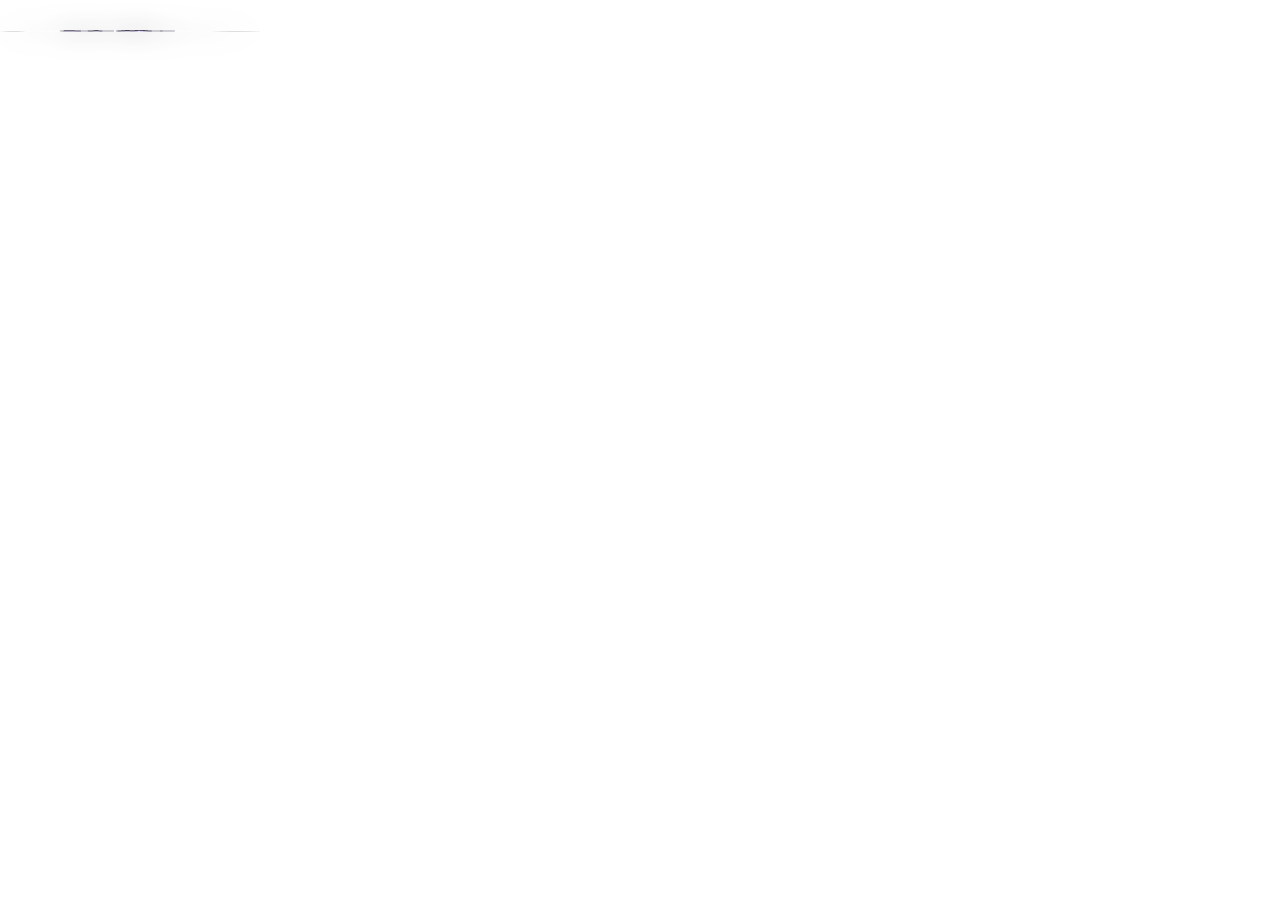
<file: soul_connector/index.html>
<!doctype html>
<html>
<head>
<meta charset="utf-8">
<script src="siriwave.umd.js"></script>
<style>
  html, body {
    margin: 0;
    background: transparent;
    overflow: hidden;
    {# background: #000000; #}
  }

  #soul-connector-wrapper {
    position: relative;
    width: 260px;
    height: 74px;
    overflow: hidden;
  }

  #wave-wrapper {
    position:relative;
  }

  #wave {
    width: 260px;
    height: 74px;
    position: relative;
    z-index: 1;
  }
  #info {
    position: absolute;
    left: 0;
    bottom: 23px;
    right: 0;
    height: 12px;
    box-sizing: border-box;
    padding: 0 10px;
    opacity: 0;
    transition: opacity 0.6s ease;
  }
  #info.visible {
    opacity: 0.7;
  }
  #song {
    color: rgba(255, 255, 255, 0.8);
    font: 11px -apple-system, "Segoe UI", sans-serif;
    text-align: center;
    white-space: nowrap;
    overflow: hidden;
    text-overflow: ellipsis;
    text-shadow: 0 0 6px rgba(0,0,0,0.6);
    margin-bottom: 3px;
  }
  #progress-row {
    display: flex;
    align-items: center;
    gap: 6px;
    position: absolute;
    left: 10px;
    right: 10px;
    bottom: 39px;
    z-index: 2;
    opacity: 0;
    transition: opacity 0.6s ease;
  }
  #progress-row.visible {
    opacity: 1;
  }
  #progress-row span {
    color: rgba(255, 255, 255, 0.55);
    font: 9px -apple-system, "Segoe UI", sans-serif;
    text-shadow: 0 0 4px rgba(0,0,0,0.6);
    min-width: 26px;
  }
  #time-current { text-align: right; margin-top: -12px; }
  #time-total { text-align: left; margin-top: -12px;}
  /* Light bar: adapted from a design the user passed along (animated
     gradient + "breathing" glow + chamfered tips). The original chamfer was
     16px for a 520px bar -- here it shrinks to 3px (the same height as the
     bar) so it does not look like a diamond on something this small. */
  @property --glow {
    syntax: "<color>";
    inherits: false;
    initial-value: #168fe9;
  }
  #bar {
    flex: 1;
    height: 1px;
    position: relative;
    background: transparent;
    overflow: visible;
  }
  #bar::before {
    content: "";
    position: absolute;
    inset: 0;
    background: rgba(255, 255, 255, 0);
    clip-path: polygon(0 50%, 3px 0, calc(100% - 3px) 0, 100% 50%, calc(100% - 3px) 100%, 3px 100%);
  }
  #bar-fill {
    height: 100%;
    width: 0%;
    /* Without this, on a song change the width jumps at once (from wherever
       the previous one ended to ~0% of the new one) and the dot of light
       "blinks off and on" from one frame to the next instead of sliding. */
    transition: width 0.25s ease;
    position: relative;
    {# clip-path: polygon(0 50%, 3px 0, calc(100% - 3px) 0, 100% 50%, calc(100% - 3px) 100%, 3px 100%); #}
    background: linear-gradient(90deg,
      #168fe9 0%, #20dba5 17%, #f33f64 34%, #ffffff 42%,
      #26e993 50%, #2668db 67%, #168fe9 84%, #20dba5 100%
    );
    background-size: 300% 100%;
    filter: drop-shadow(0 0 3px var(--glow)) drop-shadow(0 0 8px var(--glow));
    background: #ffffffa6;
    border-radius: 100%;
    opacity: 1;
    animation:
      bar-color-flow 4s linear infinite,
      bar-glow-color 4s linear infinite,
      bar-breathe 1.8s ease-in-out infinite;
  }
  /* Paused: the animated color/glow of the bar freezes, and the dot of
     light beats in red with a white center -- like a "heart" pulsing, so it
     is obvious at a glance that it is paused. */
  #bar-fill.paused {
    animation-play-state: paused;
    filter: drop-shadow(0 0 3px #ff4d4d) drop-shadow(0 0 8px #ff4d4d);
  }
  #bar-fill.paused::after {
    animation: dot-pulse 2.2s ease-in-out infinite;
  }
  @keyframes dot-pulse {
    0%, 100% {
      background: #fff;
      box-shadow: 0 0 2px 1px #fff, 0 0 6px 2px #22c55e;
    }
    50% {
      background: #22c55e;
      box-shadow: 0 0 3px 1px #22c55e, 0 0 9px 3px #22c55e;
    }
  }
  /* Dot of light at the tip of the progress, a bit stronger than the rest
     of the bar but without drawing too much attention. */
  #bar-fill::after {
    content: "";
    position: absolute;
    right: -1px;
    top: 50%;
    width: 4px;
    height: 2px;
    transform: translateY(-50%);
    border-radius: 50%;
    background: #fff;
    box-shadow: 0 0 3px 1px rgba(255, 255, 255, 0.85), 0 0 7px 2px var(--glow);
  }
  @keyframes bar-breathe {
    50% {
      filter: brightness(1.25) drop-shadow(0 0 4px var(--glow)) drop-shadow(0 0 11px var(--glow));
    }
  }
  @keyframes bar-color-flow {
    to { background-position: -300% 0; }
  }
  @keyframes bar-glow-color {
    0%, 100% { --glow: #168fe9; }
    25% { --glow: #20dba5; }
    42% { --glow: #f33f64; }
    52% { --glow: #ffffff; }
    68% { --glow: #26e993; }
    84% { --glow: #2668db; }
  }
  @media (prefers-reduced-motion: reduce) {
    #bar-fill { animation: none; }
  }

  /* Particles for the "codex" state (Tero delegating to Codex/ChatGPT):
     they are born on the axis of the wave and rise while fading out, an
     idea from a demo the user passed along (a full-screen `@keyframes
     rise`) -- here "up" is the tip of a 74px wave, not the whole screen, so
     the distance and duration shrink proportionally. */
  .tero-particle {
    position: absolute;
    bottom: 43px; /* height of the wave axis within the 74px */
    left: var(--left);
    width: var(--size);
    height: var(--size);
    border-radius: 50%;
    pointer-events: none;
    background: var(--color);
    box-shadow: 0 0 6px var(--color), 0 0 12px var(--color);
    animation: tero-particle-rise var(--duration) linear forwards;
  }
  @keyframes tero-particle-rise {
    0% { opacity: 0; transform: translate(0, 0) scale(0.3); }
    15% { opacity: 1; }
    100% { opacity: 0; transform: translate(var(--drift), -46px) scale(1); }
  }
</style>
</head>
<body>
  <div id="soul-connector-wrapper">

    <div id="wave-wrapper">
      <div id="wave"></div>
      <div id="progress-row">
        <span id="time-current">0:00</span>
        <div id="bar"><div id="bar-fill"></div></div>
        <span id="time-total">0:00</span>
      </div>
    </div>
    <div id="info">
      <div id="song"></div>
    </div>
  </div>
<script>
// This is rendering, not AI: RMS -> wave amplitude, with its own asymmetric
// smoothing (fast attack, slow decay) before handing it to SiriWave (which
// also has its own internal lerp, so it ends up doubly smooth). Raw RMS
// jitters -- this is what separates "looks pro" from "looks amateur".

const COLORS = {
  idle:      "#4a4458",
  listening: "#ffffff",
  thinking:  "#c77dff",
  speaking:  "#7c5cff",
  music:     "#5cffd4",
  codex:     "#00eaff",
};

// The same accent as the particle demo: cyan, violet, pink, white.
const PARTICLE_PALETTE = ["#00eaff", "#7b61ff", "#ff3cac", "#ffffff"];
let particleInterval = null;

function createParticle() {
  const particle = document.createElement("span");
  particle.className = "tero-particle";
  particle.style.setProperty("--size", `${Math.random() * 4 + 2}px`);
  particle.style.setProperty("--left", `${Math.random() * 240 + 10}px`);
  particle.style.setProperty("--duration", `${Math.random() * 0.7 + 0.6}s`);
  particle.style.setProperty("--drift", `${Math.random() * 32 - 16}px`);
  particle.style.setProperty(
    "--color",
    PARTICLE_PALETTE[Math.floor(Math.random() * PARTICLE_PALETTE.length)]
  );
  document.getElementById("wave-wrapper").appendChild(particle);
  particle.addEventListener("animationend", () => particle.remove());
}

function startParticles() {
  if (particleInterval !== null) return;
  particleInterval = setInterval(createParticle, 45);
}

function stopParticles() {
  if (particleInterval !== null) {
    clearInterval(particleInterval);
    particleInterval = null;
  }
}

const IDLE_AMPLITUDE = 0.15;
const THINKING_AMPLITUDE = 0.45;

const wave = new SiriWave({
  container: document.getElementById("wave"),
  style: "ios9",
  color: "#7c5cff",
  speed: 0.06,
  amplitude: IDLE_AMPLITUDE,
  autostart: true,
});

let state = "idle";
let rawLevel = 0;
let smoothLevel = IDLE_AMPLITUDE;

const ATTACK = 0.7; // how fast the amplitude rises while speaking
const DECAY = 0.25; // faster than before (0.08): with that, the wave stayed
                    // "open" during the silences between words, it looked
                    // decoupled from the real audio.

function targetAmplitude() {
  // "listening" also follows the real level -- it is the live mic now, not
  // a fixed value (so it visibly moves with the user's voice).
  if (state === "speaking" || state === "music" || state === "listening") return rawLevel;
  if (state === "thinking") return THINKING_AMPLITUDE;
  return IDLE_AMPLITUDE;
}

function animate() {
  const target = targetAmplitude();
  const rate = target > smoothLevel ? ATTACK : DECAY;
  smoothLevel += (target - smoothLevel) * rate;
  wave.setAmplitude(smoothLevel);
  // The wave speed follows the level too: it used to be fixed while
  // speaking, and a wave always moving the same regardless of how loud the
  // voice is, is exactly what looked decoupled.
  if (state === "speaking" || state === "music" || state === "listening") {
    wave.setSpeed(0.04 + smoothLevel * 0.18);
  }
  requestAnimationFrame(animate);
}
requestAnimationFrame(animate);

// Mutter does not honor "always on top" persistently: if the user focuses
// another window while Tero speaks, the soul-connector falls behind anyway
// even though it was brought to the front when it started. Since there is
// no layer-shell, it retries repeatedly for as long as the speech lasts,
// not just once at the start -- annoying, but it is what there is without
// touching the compositor.
let frontInterval = null;

function startBringingToFront() {
  if (frontInterval !== null || !window.pywebview) return;
  window.pywebview.api.bring_to_front();
  frontInterval = setInterval(() => {
    window.pywebview.api.bring_to_front();
  }, 400);
}

function stopBringingToFront() {
  if (frontInterval !== null) {
    clearInterval(frontInterval);
    frontInterval = null;
  }
}

// SiriWave's "ios9" style ignores the color passed to the constructor: it
// brings its curves hardcoded in blue/red/green (see
// iOS9Curve.getDefinition() in siriwave.umd.js) and draws them with its own
// fixed color, not the instance one. That is why changing COLORS or the
// drop-shadow from outside never painted the wave itself -- only the glow
// around it. Here the real curves are recolored by hand (except the white
// background "support line", left as it comes) every time the state
// changes.
function hexToRgb(hex) {
  const n = parseInt(hex.replace("#", ""), 16);
  return `${(n >> 16) & 255}, ${(n >> 8) & 255}, ${n & 255}`;
}

// The library's original colors (multicolor: blue/red/green) so they can be
// restored on "speaking" -- the user likes that look while Tero speaks, and
// only that one, so it is the only state not forced to a flat color.
const ORIGINAL_CURVE_COLORS = wave.curves.map((c) => c.definition.color);

function applyState(next) {
  const wasSpeaking = state === "speaking";
  const wasCodex = state === "codex";
  state = next;
  wave.setSpeed(state === "thinking" ? 0.12 : 0.06);
  const color = COLORS[state] || COLORS.idle;
  document.getElementById("wave").style.filter =
    `drop-shadow(0 0 12px ${color})`;
  if (state === "speaking") {
    wave.curves.forEach((curve, i) => {
      curve.definition.color = ORIGINAL_CURVE_COLORS[i];
    });
  } else {
    const rgb = hexToRgb(color);
    for (const curve of wave.curves) {
      if (!curve.definition.supportLine) curve.definition.color = rgb;
    }
  }
  if (state === "speaking" && !wasSpeaking) {
    startBringingToFront();
  } else if (state !== "speaking" && wasSpeaking) {
    stopBringingToFront();
  }
  if (state === "codex" && !wasCodex) {
    startParticles();
  } else if (state !== "codex" && wasCodex) {
    stopParticles();
  }
}
// Only here is it safe to call: ORIGINAL_CURVE_COLORS and hexToRgb already
// exist. Calling it further up, before the const is declared, throws a TDZ
// ReferenceError that kills the rest of the script dead (including the
// WebSocket and the animation loop) -- it actually happened, which is why
// the wave sat frozen and never recolored.
applyState("idle");

// Interpolated progress: the Spotify poll arrives every ~5s, but the song
// advances continuously. Instead of jumping every 5s, the received progress
// is stored along with when it arrived, and every frame computes where it
// should be "now" assuming it is still playing -- the next poll corrects any
// drift (a pause, a track skip) on its own.
let baseProgress = 0;
let durationMs = 0;
let receivedAt = 0;
let somethingPlaying = false;
let paused = false;

function formatTime(ms) {
  const totalSeconds = Math.max(0, Math.floor(ms / 1000));
  const minutes = Math.floor(totalSeconds / 60);
  const seconds = totalSeconds % 60;
  return `${minutes}:${String(seconds).padStart(2, "0")}`;
}

function applySong(info) {
  const infoEl = document.getElementById("info");
  const progressEl = document.getElementById("progress-row");
  if (!info) {
    // The elapsed/remaining seconds live in #progress-row, a separate block
    // from #info -- hiding only #info left the time (and the bar) visible
    // forever. Both are hidden together.
    somethingPlaying = false;
    infoEl.classList.remove("visible");
    progressEl.classList.remove("visible");
    return;
  }
  document.getElementById("song").textContent = info.text;
  baseProgress = info.progress_ms;
  durationMs = info.duration_ms;
  receivedAt = performance.now();
  somethingPlaying = true;
  paused = !info.playing;
  document.getElementById("bar-fill").classList.toggle("paused", paused);
  infoEl.classList.add("visible");
  progressEl.classList.add("visible");
}

function animateProgress() {
  if (somethingPlaying && durationMs > 0) {
    // While paused no elapsed time is added: the progress stays frozen on
    // whatever Spotify last reported, it does not keep advancing.
    const elapsed = paused ? 0 : performance.now() - receivedAt;
    const progressMs = Math.min(durationMs, baseProgress + elapsed);
    document.getElementById("bar-fill").style.width =
      `${(progressMs / durationMs) * 100}%`;
    document.getElementById("time-current").textContent = formatTime(progressMs);
    document.getElementById("time-total").textContent = formatTime(durationMs);
  }
  requestAnimationFrame(animateProgress);
}
requestAnimationFrame(animateProgress);

function connect() {
  const ws = new WebSocket("ws://127.0.0.1:8765");
  ws.onmessage = (ev) => {
    const data = JSON.parse(ev.data);
    if (data.state !== undefined) applyState(data.state);
    if (data.level !== undefined) rawLevel = data.level;
    if (data.song !== undefined) applySong(data.song);
  };
  ws.onclose = () => setTimeout(connect, 1000);
  ws.onerror = () => ws.close();
}
connect();
</script>
</body>
</html>
</file>
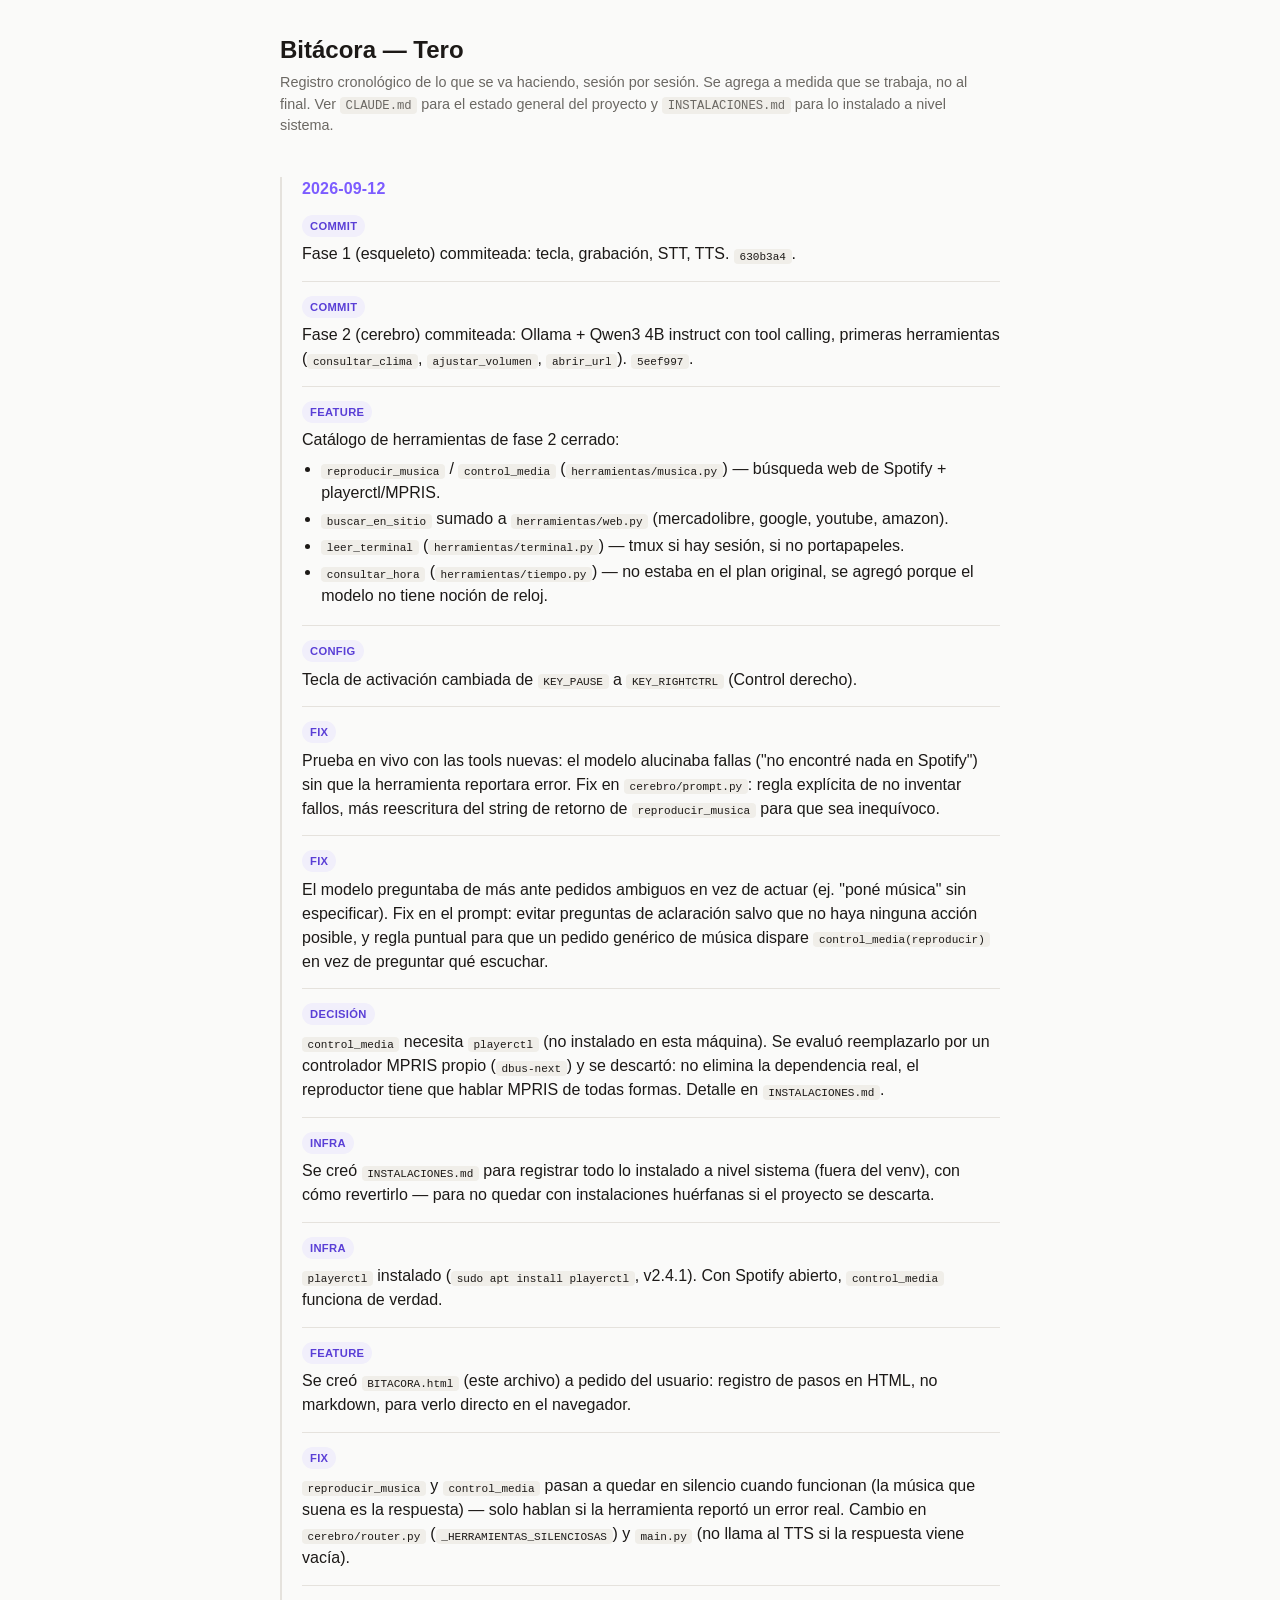
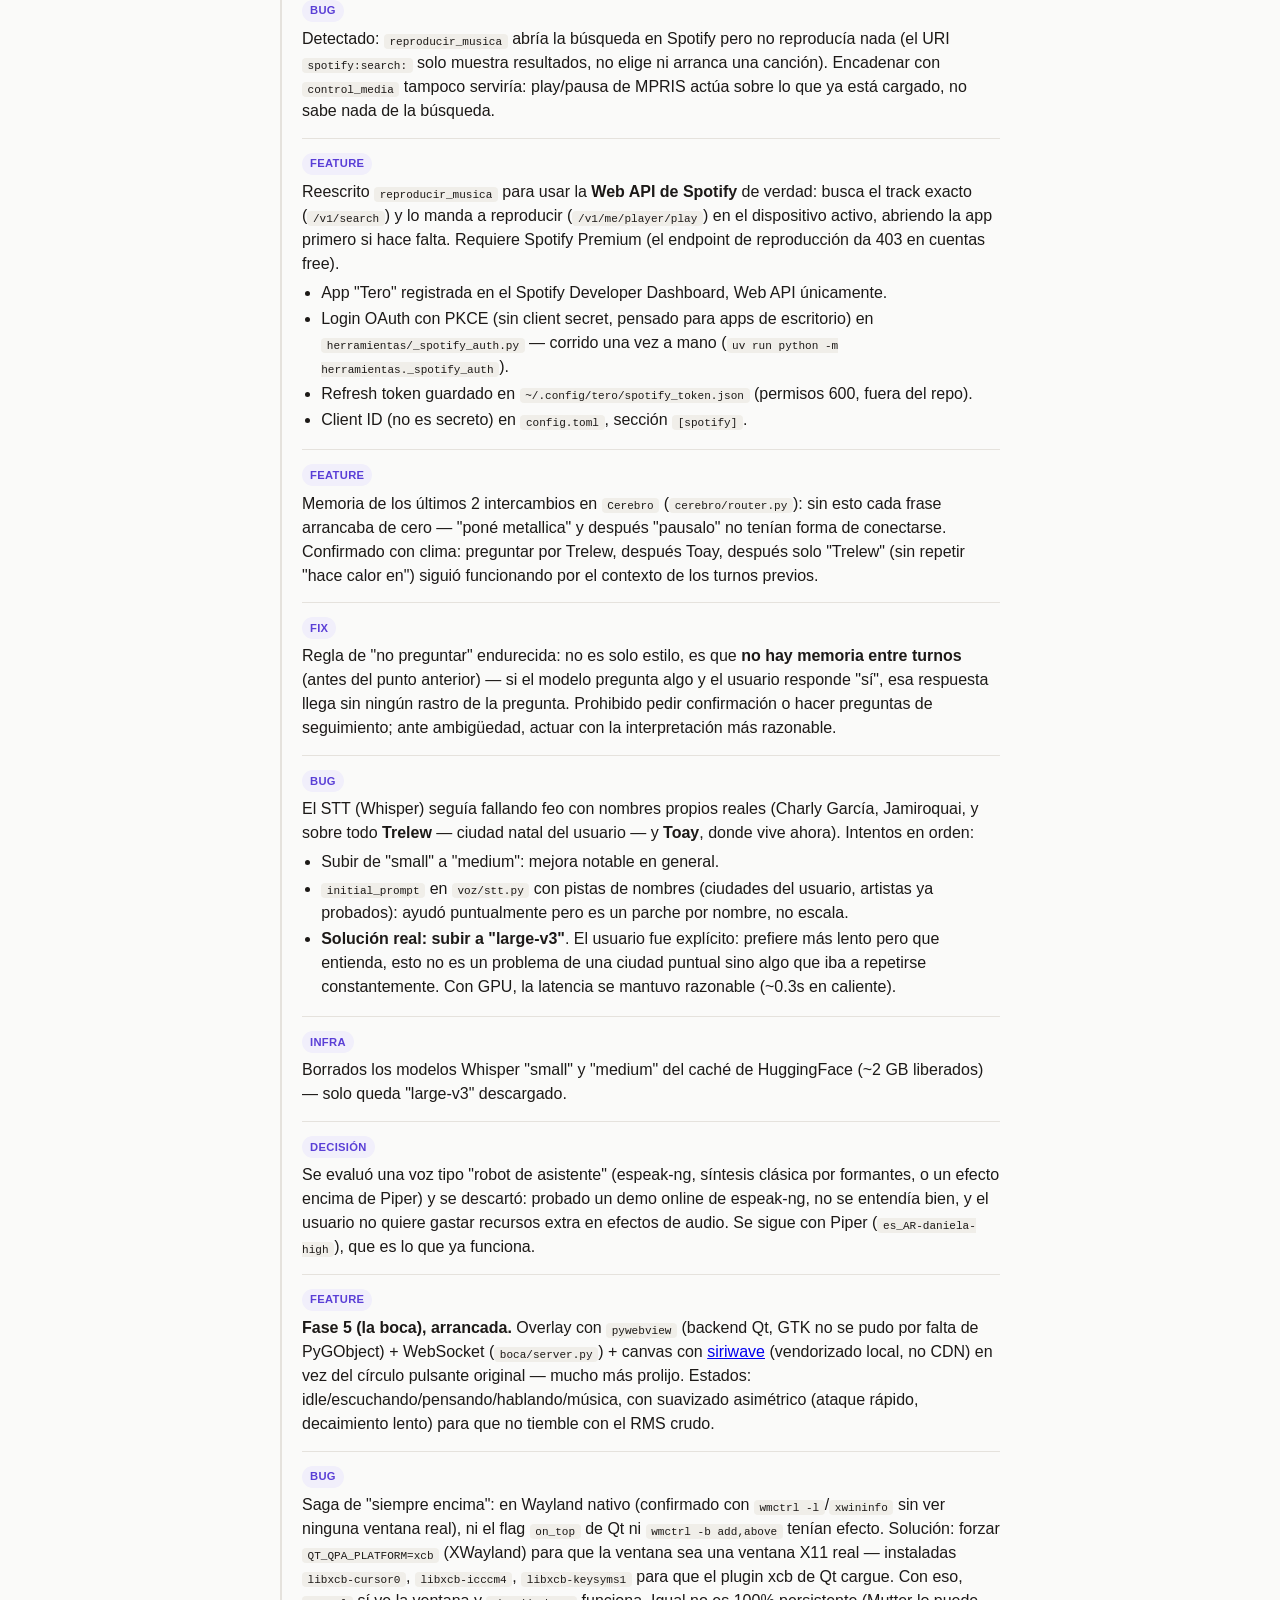
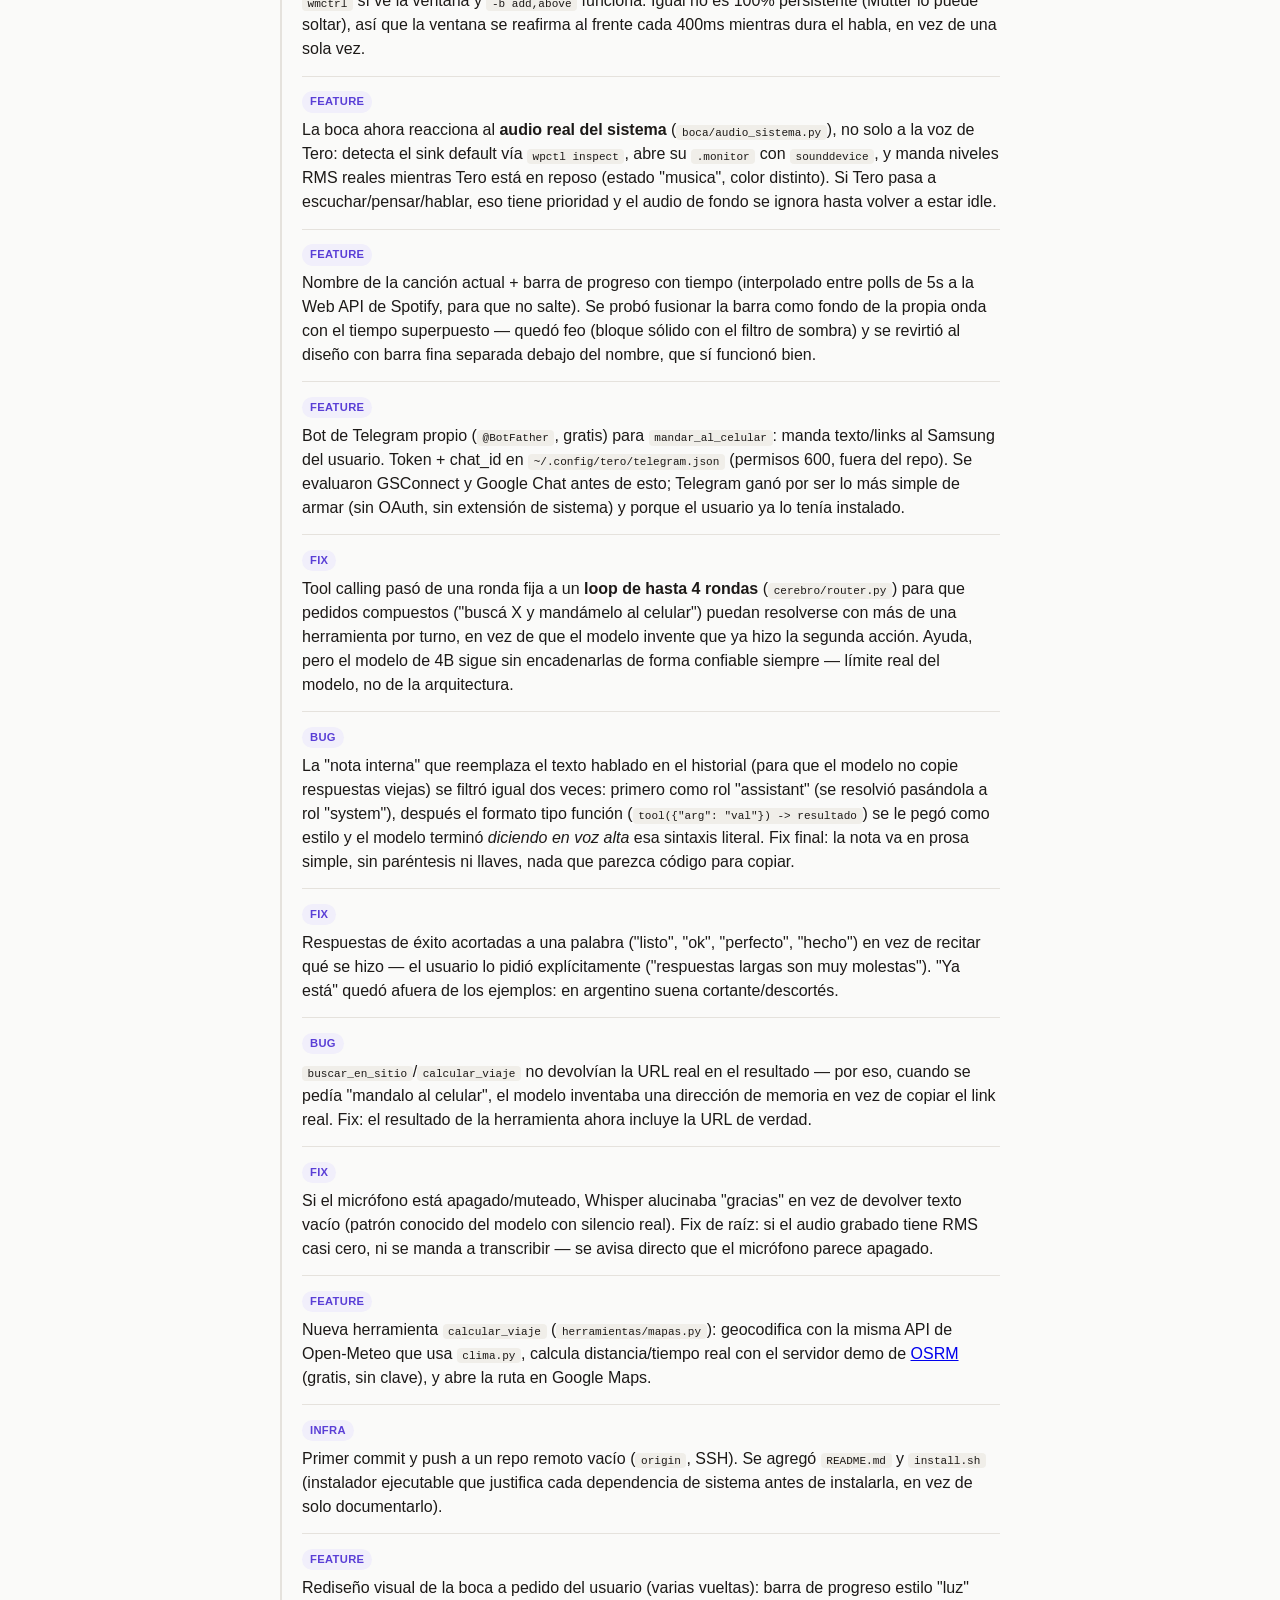
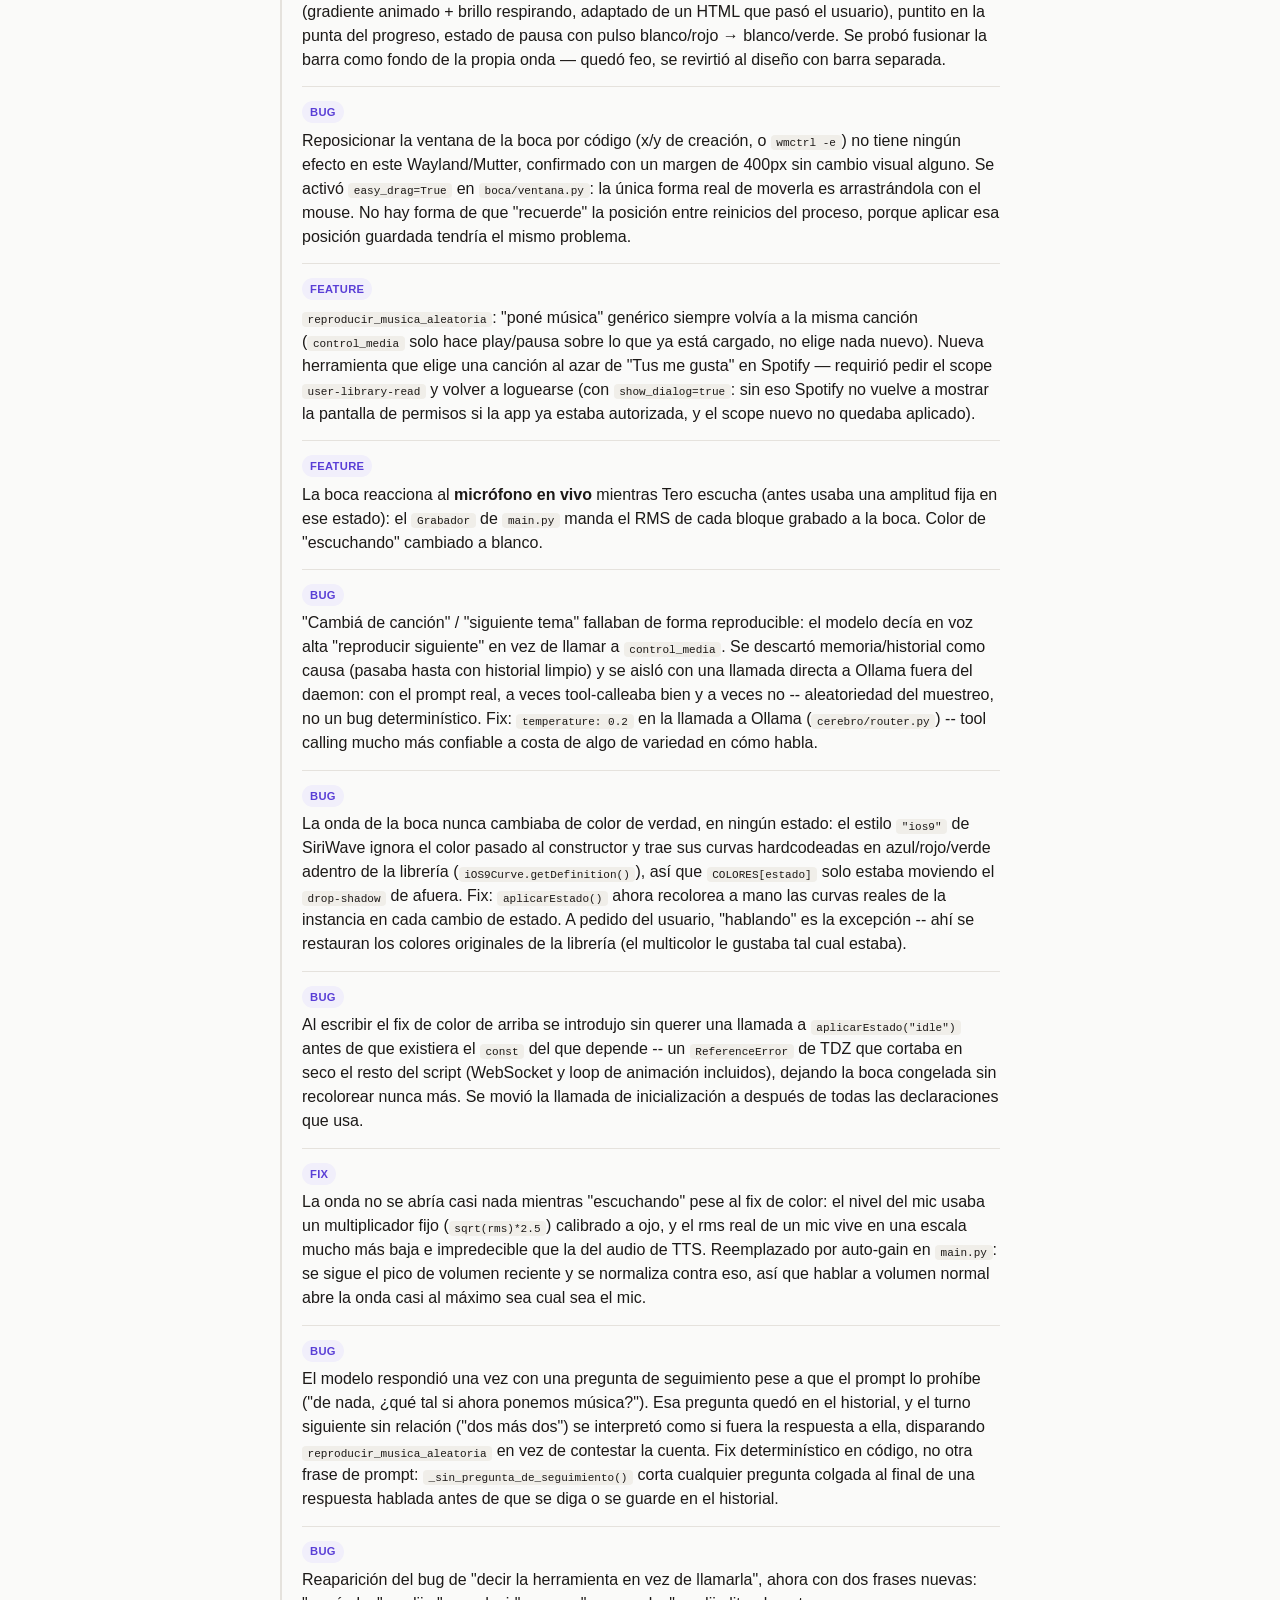
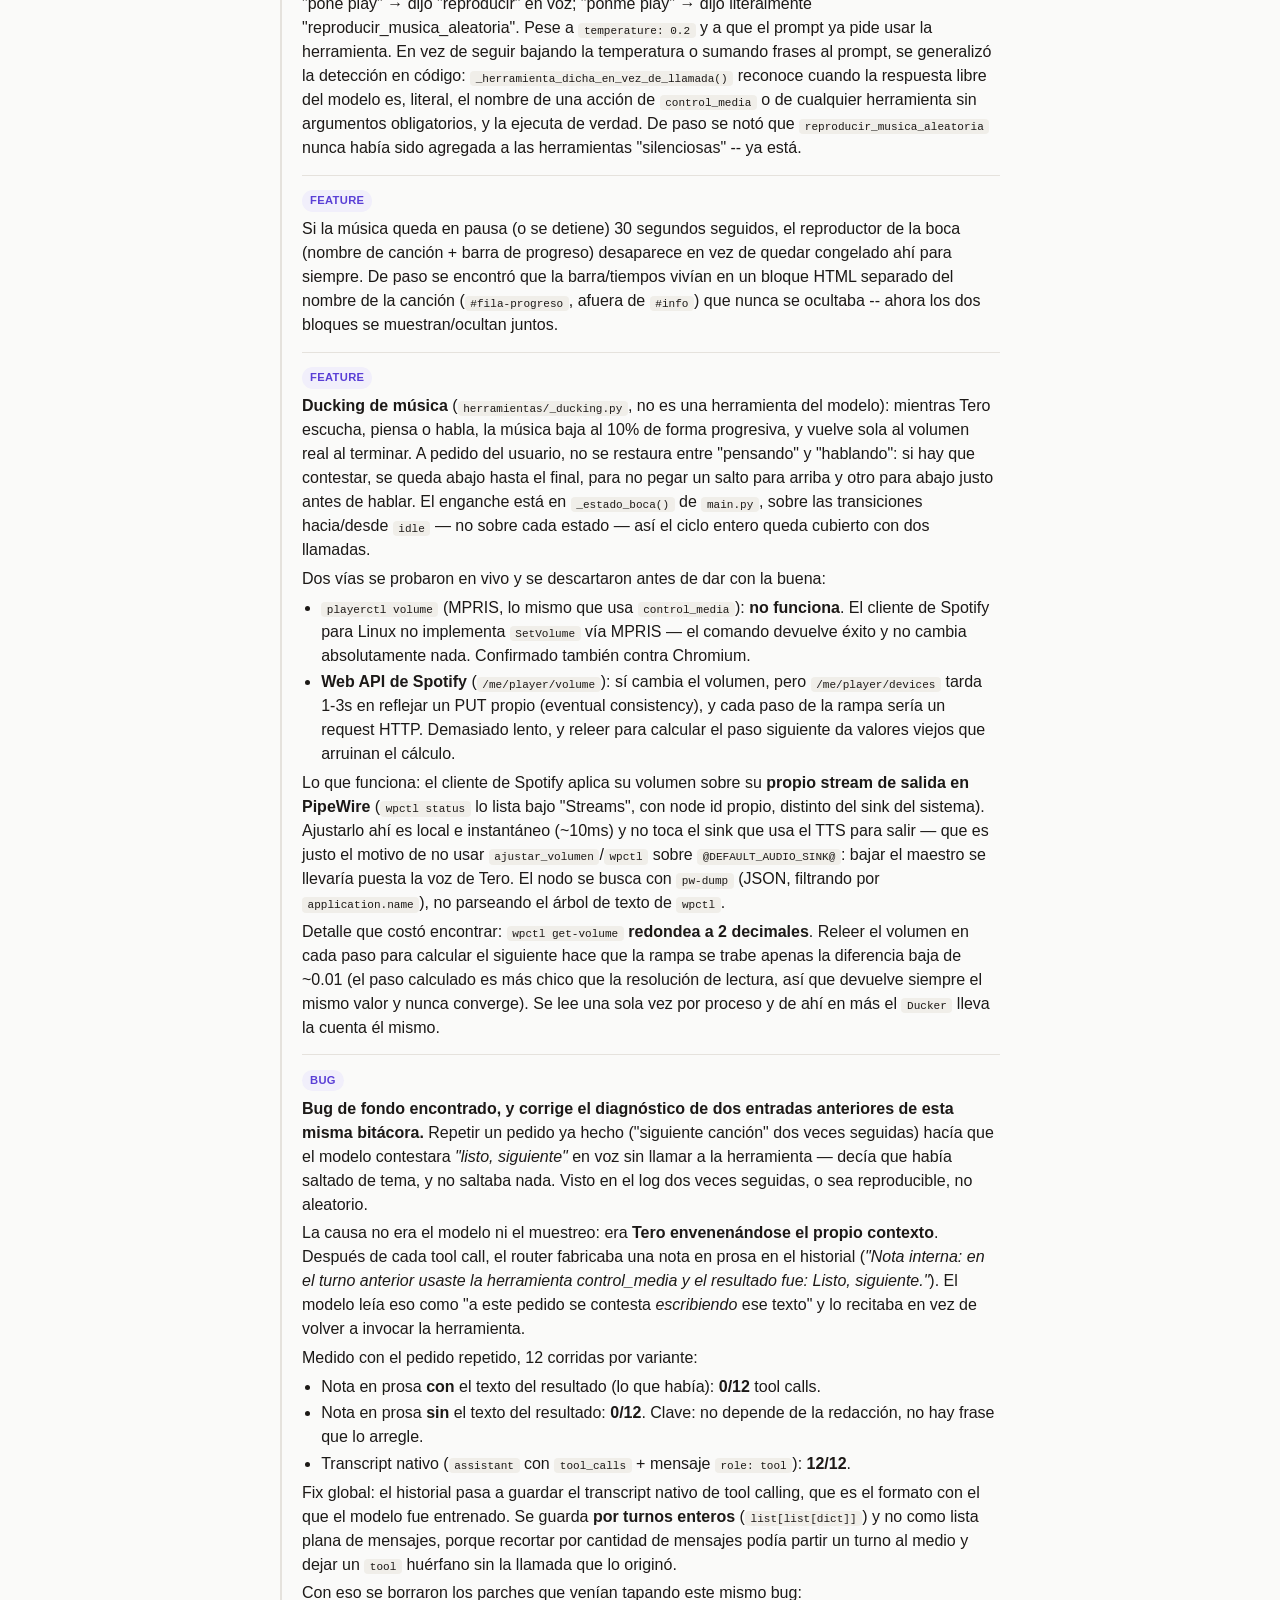
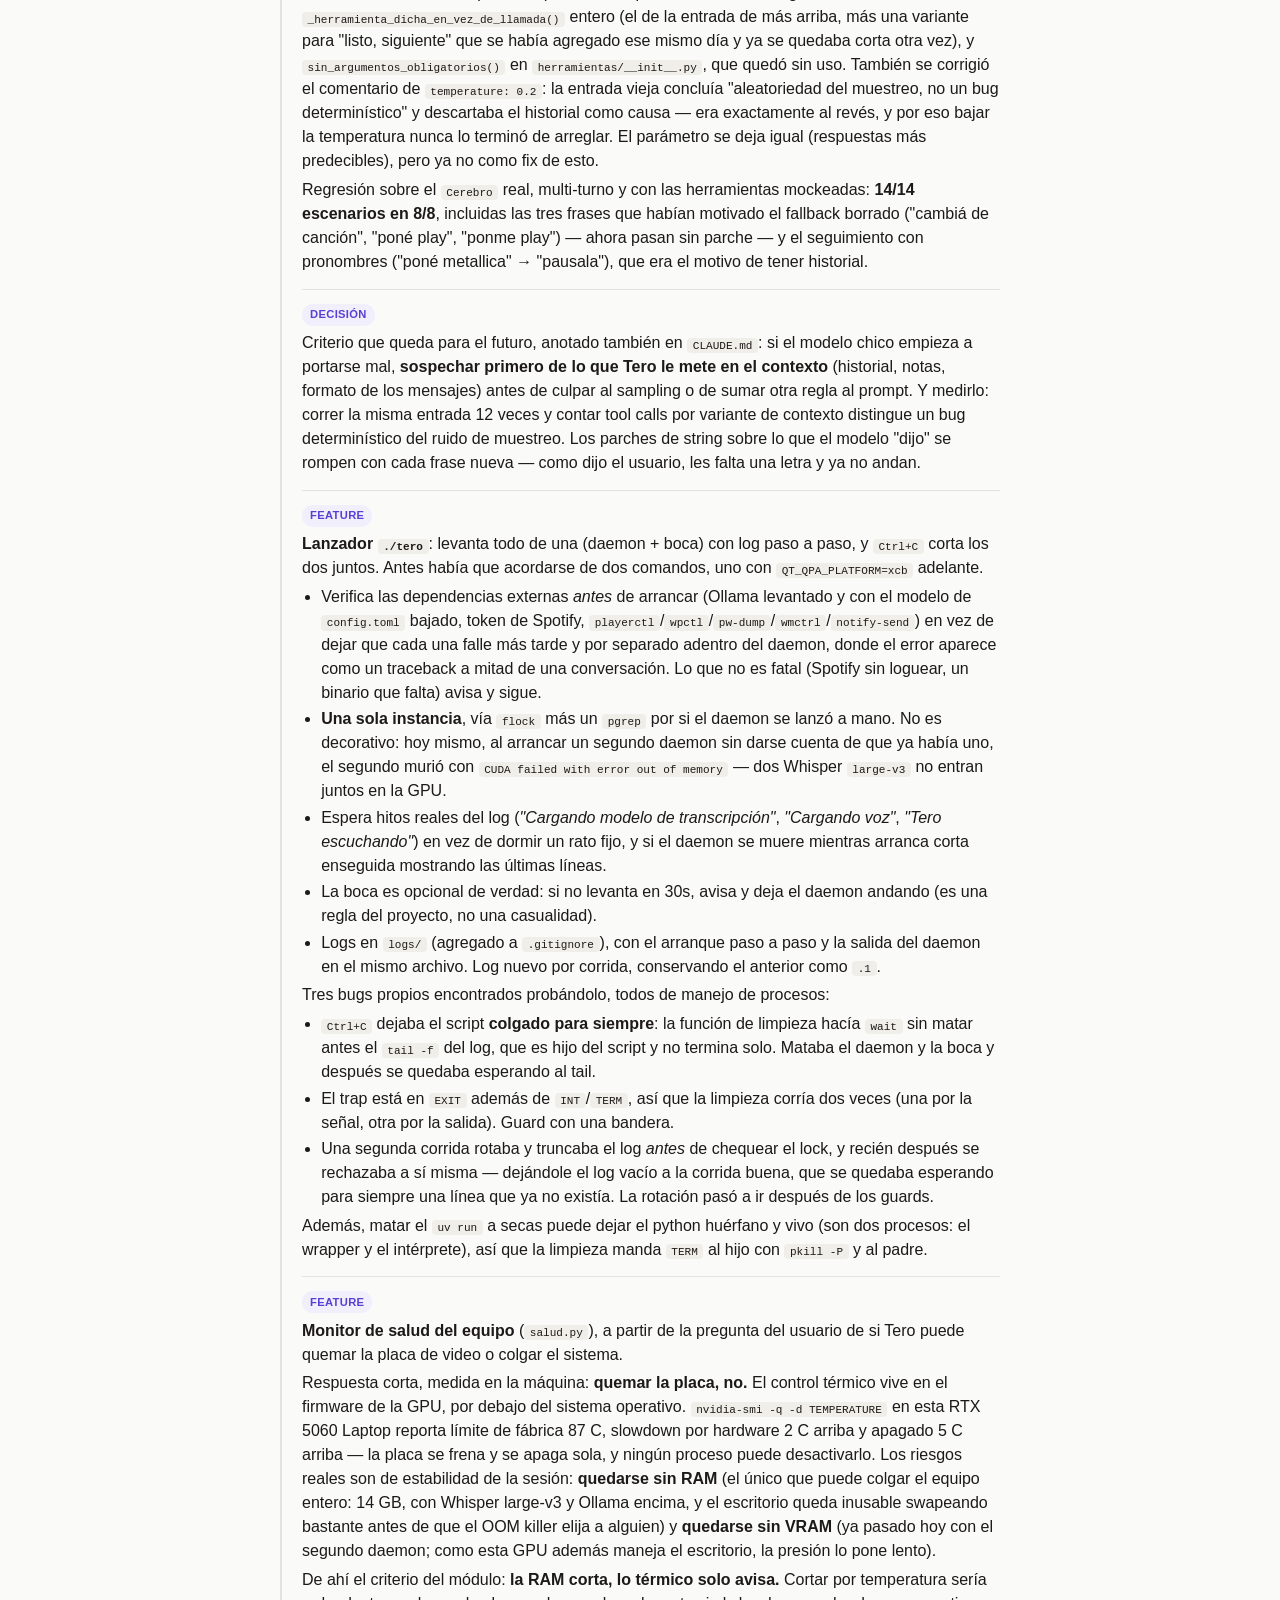
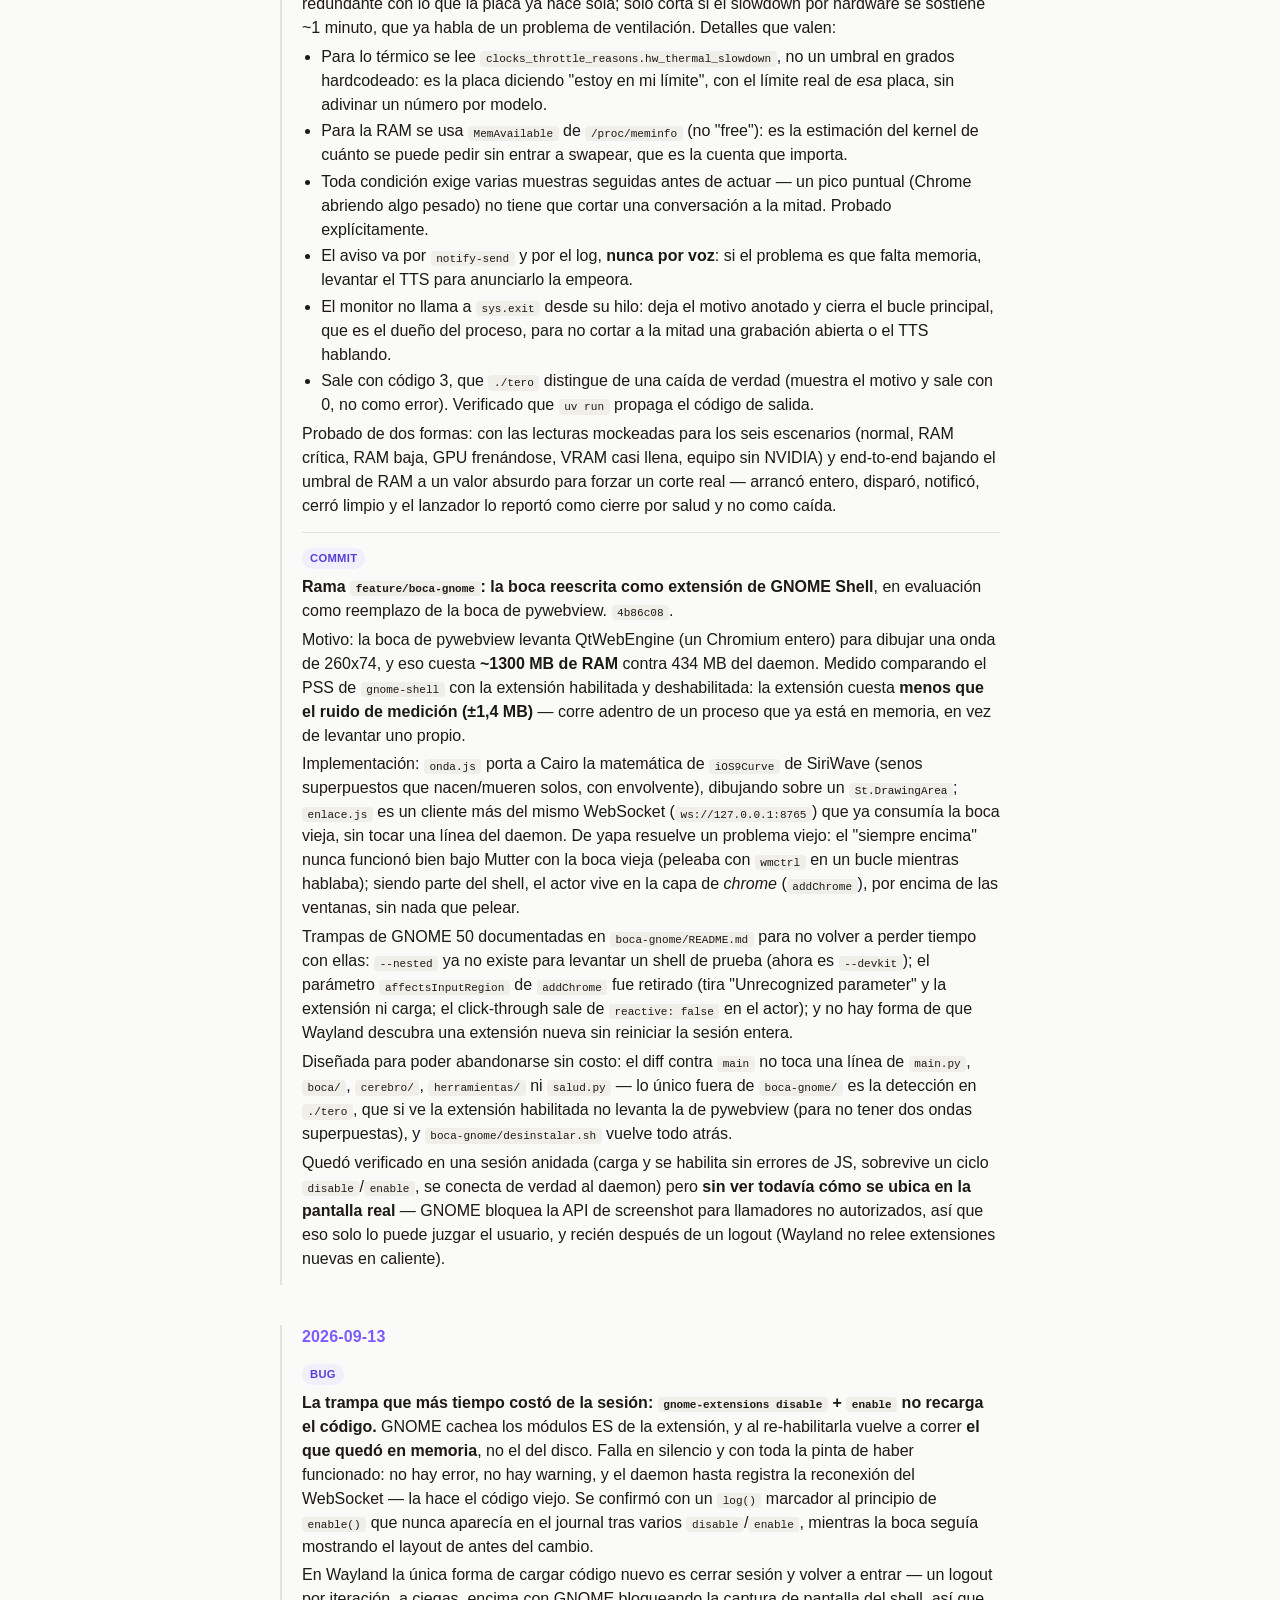
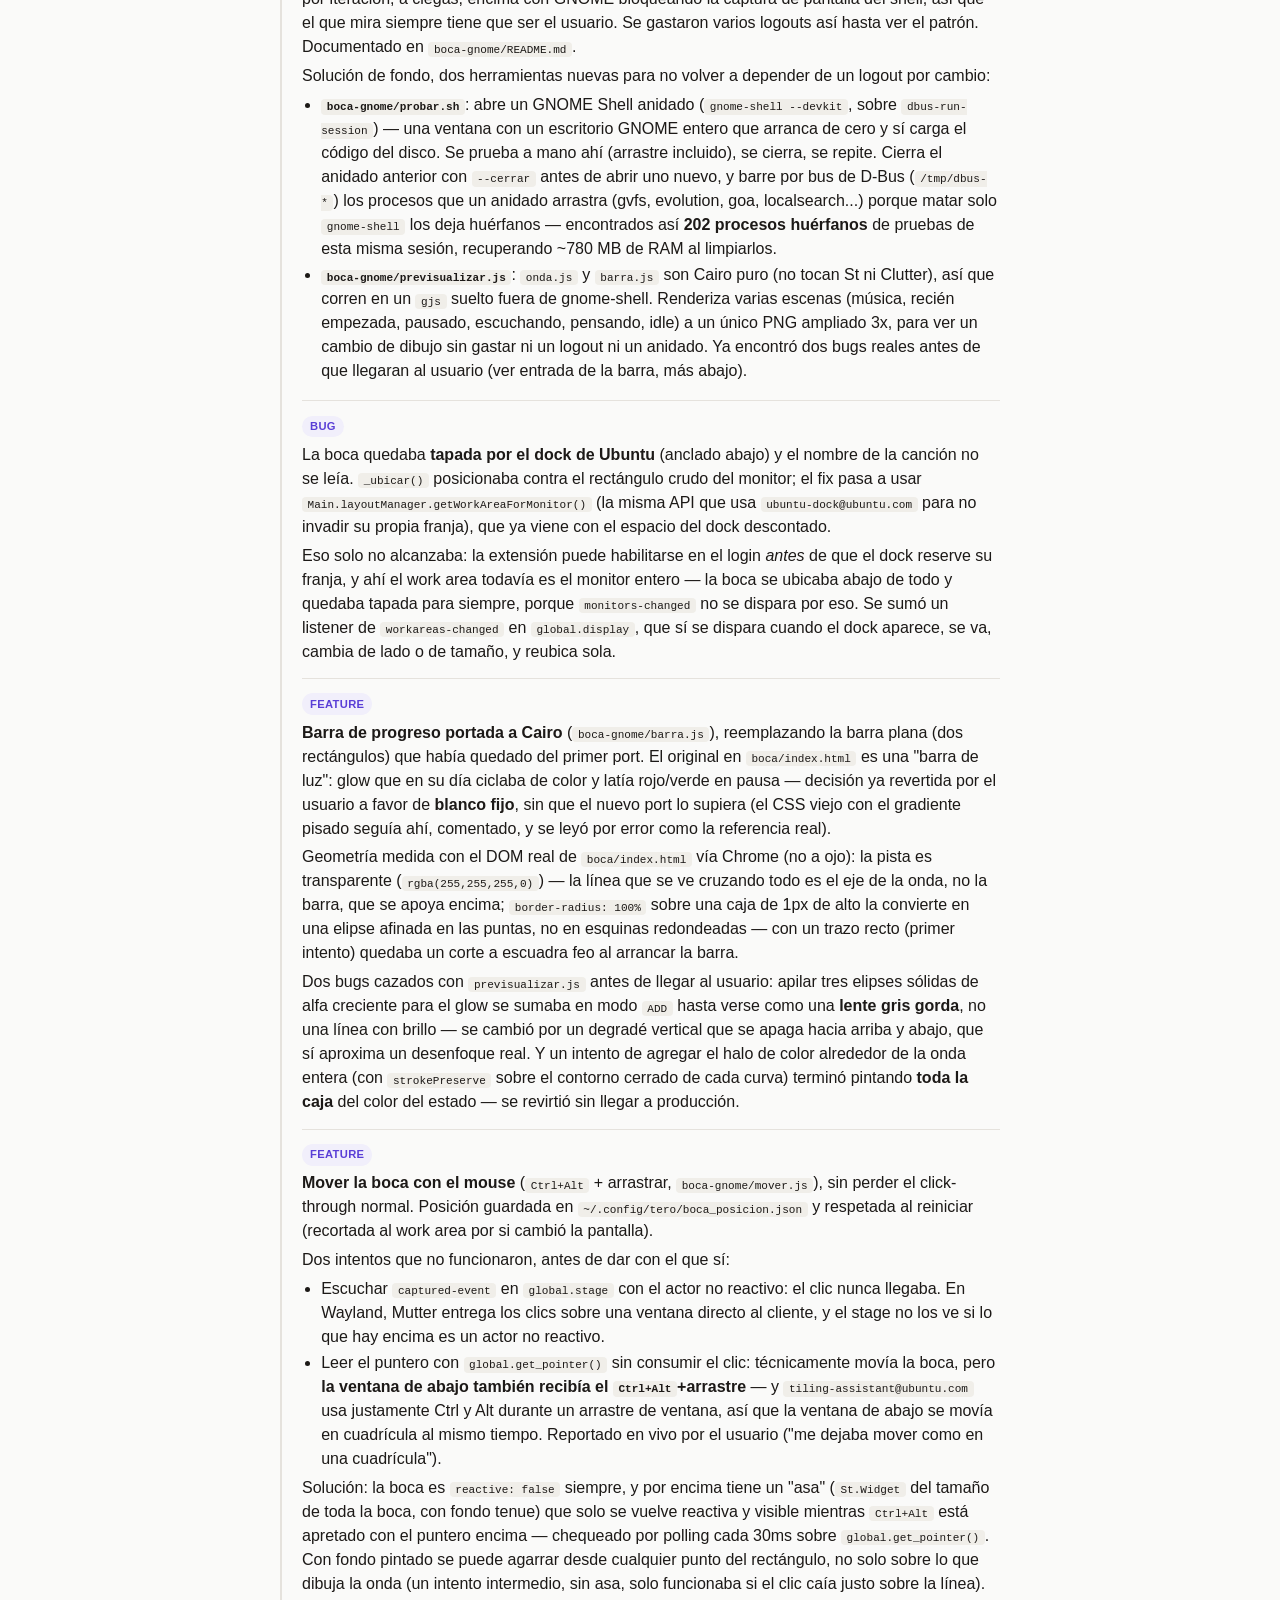
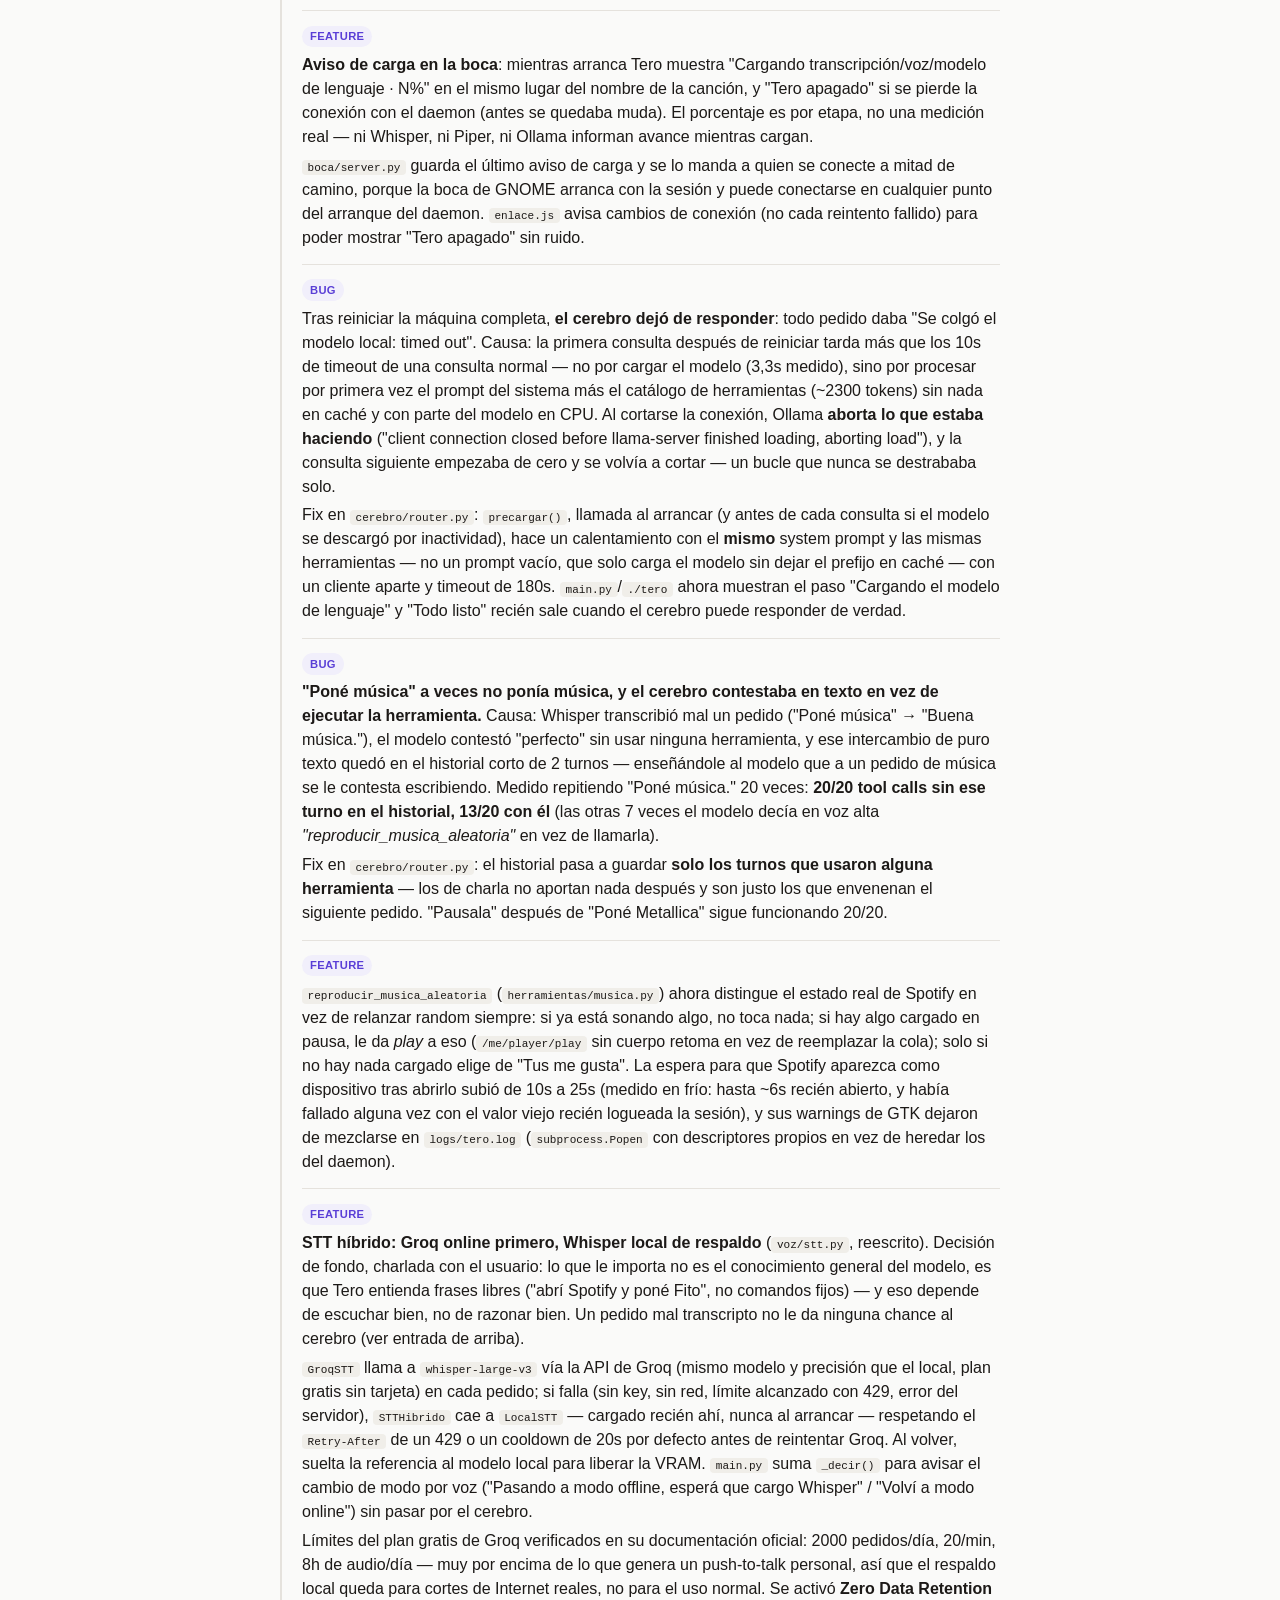
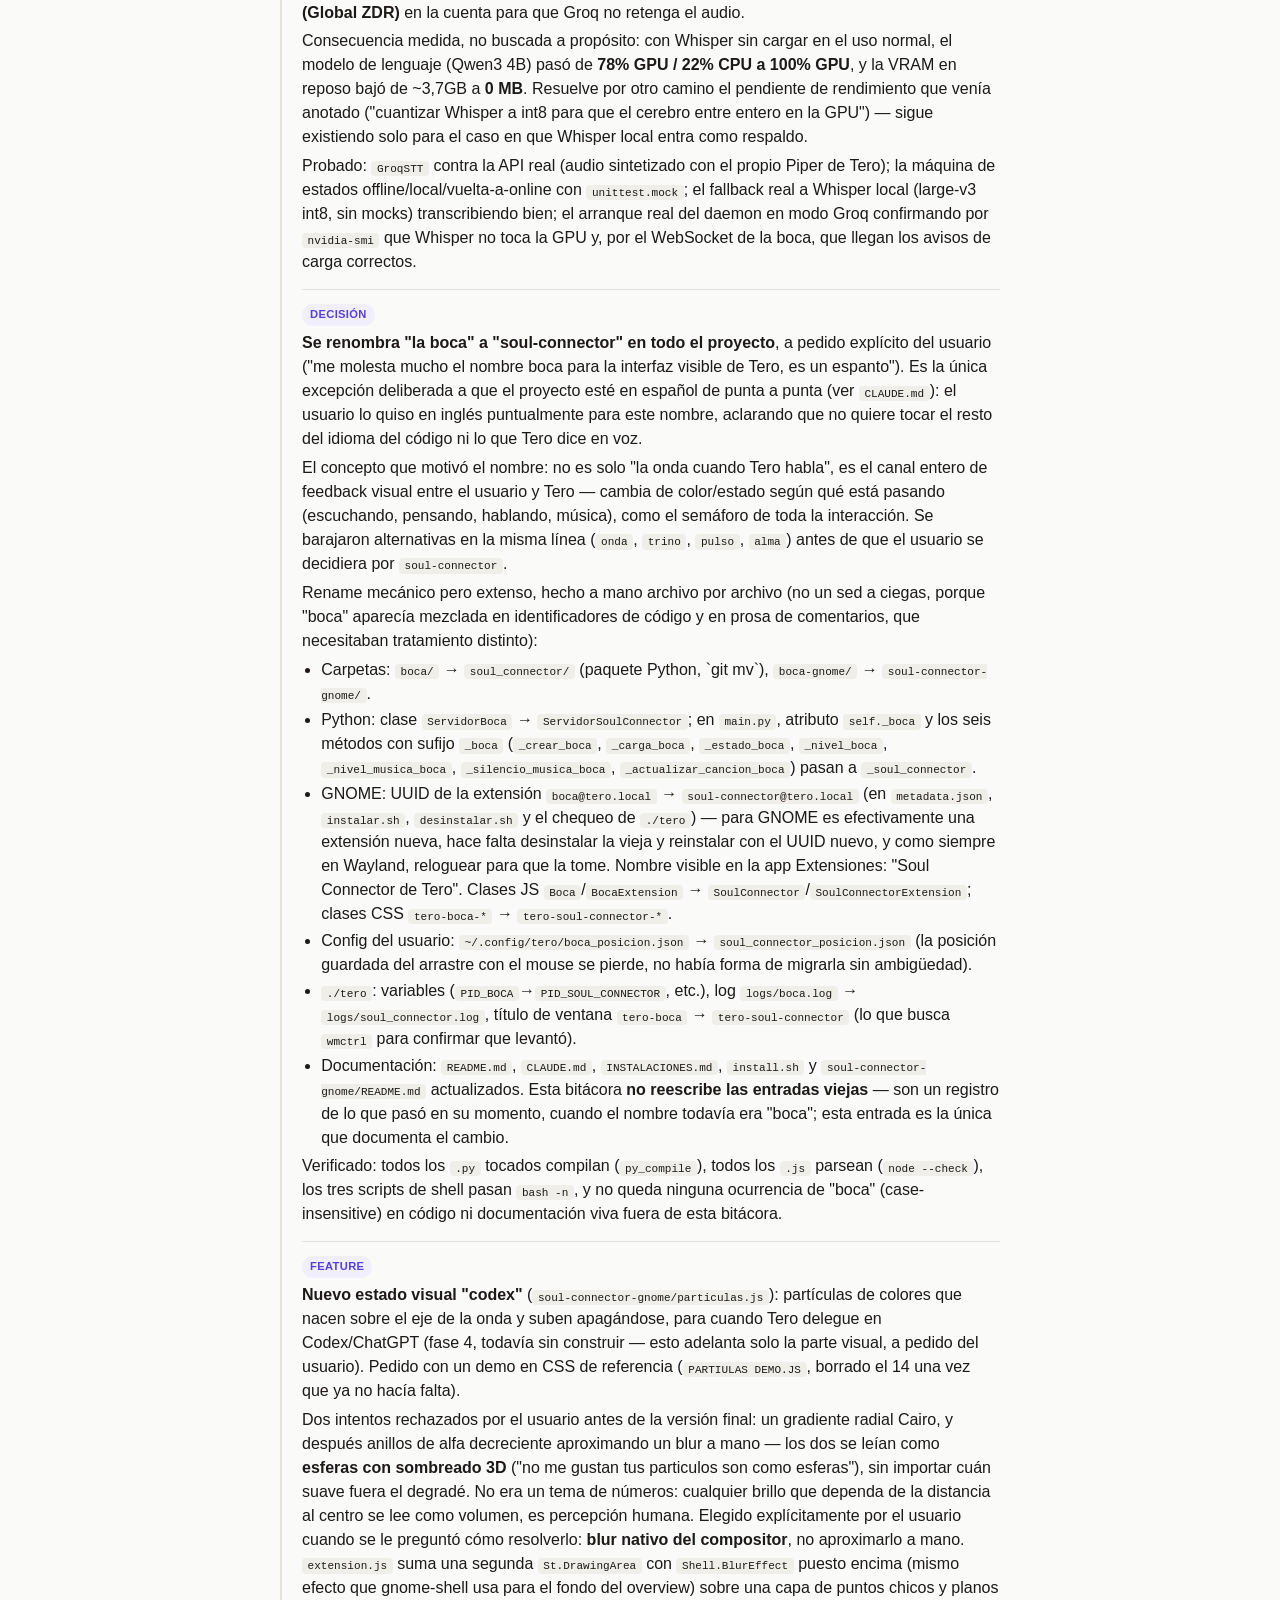
<file: BITACORA.html>
<!doctype html>
<html lang="es">
<head>
<meta charset="utf-8">
<meta name="viewport" content="width=device-width, initial-scale=1">
<title>Bitácora — Tero</title>
<style>
  :root {
    color-scheme: light dark;
    --fondo: #fafaf9;
    --texto: #1c1917;
    --texto-tenue: #6b6863;
    --borde: #e5e2dd;
    --acento: #7c5cff;
    --chip-fondo: #f1effb;
    --chip-texto: #5a3fd6;
    --ok: #2f8f5b;
    --code-fondo: #f0eee9;
  }
  @media (prefers-color-scheme: dark) {
    :root {
      --fondo: #17161a;
      --texto: #ece9e6;
      --texto-tenue: #9b978f;
      --borde: #2c2a30;
      --acento: #a58bff;
      --chip-fondo: #2a2440;
      --chip-texto: #c7b8ff;
      --ok: #6fd19a;
      --code-fondo: #221f26;
    }
  }
  * { box-sizing: border-box; }
  body {
    background: var(--fondo);
    color: var(--texto);
    font-family: -apple-system, "Segoe UI", Roboto, sans-serif;
    line-height: 1.5;
    margin: 0;
    padding: 2rem 1rem 4rem;
  }
  main {
    max-width: 720px;
    margin: 0 auto;
  }
  header h1 {
    font-size: 1.5rem;
    margin: 0 0 0.25rem;
  }
  header p {
    color: var(--texto-tenue);
    margin: 0 0 2.5rem;
    font-size: 0.9rem;
  }
  .dia {
    margin-bottom: 2.5rem;
    padding-left: 1.25rem;
    border-left: 2px solid var(--borde);
  }
  .dia h2 {
    font-size: 1rem;
    font-weight: 600;
    color: var(--acento);
    margin: 0 0 0.9rem;
    letter-spacing: 0.01em;
  }
  .entrada {
    margin-bottom: 0.9rem;
    padding-bottom: 0.9rem;
  }
  .entrada:not(:last-child) {
    border-bottom: 1px solid var(--borde);
  }
  .entrada p {
    margin: 0.3rem 0 0;
  }
  .tags {
    display: flex;
    gap: 0.4rem;
    flex-wrap: wrap;
    margin-bottom: 0.35rem;
  }
  .tag {
    font-size: 0.7rem;
    font-weight: 600;
    text-transform: uppercase;
    letter-spacing: 0.03em;
    background: var(--chip-fondo);
    color: var(--chip-texto);
    padding: 0.15rem 0.5rem;
    border-radius: 999px;
  }
  .tag.fix { --chip-fondo: #3a2222; }
  code {
    background: var(--code-fondo);
    padding: 0.1rem 0.35rem;
    border-radius: 4px;
    font-size: 0.85em;
  }
  ul { margin: 0.3rem 0 0; padding-left: 1.2rem; }
  li { margin: 0.15rem 0; }
</style>
</head>
<body>
<main>
  <header>
    <h1>Bitácora — Tero</h1>
    <p>Registro cronológico de lo que se va haciendo, sesión por sesión. Se agrega a medida que se trabaja, no al final. Ver <code>CLAUDE.md</code> para el estado general del proyecto y <code>INSTALACIONES.md</code> para lo instalado a nivel sistema.</p>
  </header>

  <section class="dia">
    <h2>2026-09-12</h2>

    <div class="entrada">
      <div class="tags"><span class="tag">commit</span></div>
      <p>Fase 1 (esqueleto) commiteada: tecla, grabación, STT, TTS. <code>630b3a4</code>.</p>
    </div>

    <div class="entrada">
      <div class="tags"><span class="tag">commit</span></div>
      <p>Fase 2 (cerebro) commiteada: Ollama + Qwen3 4B instruct con tool calling, primeras herramientas (<code>consultar_clima</code>, <code>ajustar_volumen</code>, <code>abrir_url</code>). <code>5eef997</code>.</p>
    </div>

    <div class="entrada">
      <div class="tags"><span class="tag">feature</span></div>
      <p>Catálogo de herramientas de fase 2 cerrado:</p>
      <ul>
        <li><code>reproducir_musica</code> / <code>control_media</code> (<code>herramientas/musica.py</code>) — búsqueda web de Spotify + playerctl/MPRIS.</li>
        <li><code>buscar_en_sitio</code> sumado a <code>herramientas/web.py</code> (mercadolibre, google, youtube, amazon).</li>
        <li><code>leer_terminal</code> (<code>herramientas/terminal.py</code>) — tmux si hay sesión, si no portapapeles.</li>
        <li><code>consultar_hora</code> (<code>herramientas/tiempo.py</code>) — no estaba en el plan original, se agregó porque el modelo no tiene noción de reloj.</li>
      </ul>
    </div>

    <div class="entrada">
      <div class="tags"><span class="tag">config</span></div>
      <p>Tecla de activación cambiada de <code>KEY_PAUSE</code> a <code>KEY_RIGHTCTRL</code> (Control derecho).</p>
    </div>

    <div class="entrada">
      <div class="tags"><span class="tag">fix</span></div>
      <p>Prueba en vivo con las tools nuevas: el modelo alucinaba fallas ("no encontré nada en Spotify") sin que la herramienta reportara error. Fix en <code>cerebro/prompt.py</code>: regla explícita de no inventar fallos, más reescritura del string de retorno de <code>reproducir_musica</code> para que sea inequívoco.</p>
    </div>

    <div class="entrada">
      <div class="tags"><span class="tag">fix</span></div>
      <p>El modelo preguntaba de más ante pedidos ambiguos en vez de actuar (ej. "poné música" sin especificar). Fix en el prompt: evitar preguntas de aclaración salvo que no haya ninguna acción posible, y regla puntual para que un pedido genérico de música dispare <code>control_media(reproducir)</code> en vez de preguntar qué escuchar.</p>
    </div>

    <div class="entrada">
      <div class="tags"><span class="tag">decisión</span></div>
      <p><code>control_media</code> necesita <code>playerctl</code> (no instalado en esta máquina). Se evaluó reemplazarlo por un controlador MPRIS propio (<code>dbus-next</code>) y se descartó: no elimina la dependencia real, el reproductor tiene que hablar MPRIS de todas formas. Detalle en <code>INSTALACIONES.md</code>.</p>
    </div>

    <div class="entrada">
      <div class="tags"><span class="tag">infra</span></div>
      <p>Se creó <code>INSTALACIONES.md</code> para registrar todo lo instalado a nivel sistema (fuera del venv), con cómo revertirlo — para no quedar con instalaciones huérfanas si el proyecto se descarta.</p>
    </div>

    <div class="entrada">
      <div class="tags"><span class="tag">infra</span></div>
      <p><code>playerctl</code> instalado (<code>sudo apt install playerctl</code>, v2.4.1). Con Spotify abierto, <code>control_media</code> funciona de verdad.</p>
    </div>

    <div class="entrada">
      <div class="tags"><span class="tag">feature</span></div>
      <p>Se creó <code>BITACORA.html</code> (este archivo) a pedido del usuario: registro de pasos en HTML, no markdown, para verlo directo en el navegador.</p>
    </div>

    <div class="entrada">
      <div class="tags"><span class="tag">fix</span></div>
      <p><code>reproducir_musica</code> y <code>control_media</code> pasan a quedar en silencio cuando funcionan (la música que suena es la respuesta) — solo hablan si la herramienta reportó un error real. Cambio en <code>cerebro/router.py</code> (<code>_HERRAMIENTAS_SILENCIOSAS</code>) y <code>main.py</code> (no llama al TTS si la respuesta viene vacía).</p>
    </div>

    <div class="entrada">
      <div class="tags"><span class="tag">bug</span></div>
      <p>Detectado: <code>reproducir_musica</code> abría la búsqueda en Spotify pero no reproducía nada (el URI <code>spotify:search:</code> solo muestra resultados, no elige ni arranca una canción). Encadenar con <code>control_media</code> tampoco serviría: play/pausa de MPRIS actúa sobre lo que ya está cargado, no sabe nada de la búsqueda.</p>
    </div>

    <div class="entrada">
      <div class="tags"><span class="tag">feature</span></div>
      <p>Reescrito <code>reproducir_musica</code> para usar la <strong>Web API de Spotify</strong> de verdad: busca el track exacto (<code>/v1/search</code>) y lo manda a reproducir (<code>/v1/me/player/play</code>) en el dispositivo activo, abriendo la app primero si hace falta. Requiere Spotify Premium (el endpoint de reproducción da 403 en cuentas free).</p>
      <ul>
        <li>App "Tero" registrada en el Spotify Developer Dashboard, Web API únicamente.</li>
        <li>Login OAuth con PKCE (sin client secret, pensado para apps de escritorio) en <code>herramientas/_spotify_auth.py</code> — corrido una vez a mano (<code>uv run python -m herramientas._spotify_auth</code>).</li>
        <li>Refresh token guardado en <code>~/.config/tero/spotify_token.json</code> (permisos 600, fuera del repo).</li>
        <li>Client ID (no es secreto) en <code>config.toml</code>, sección <code>[spotify]</code>.</li>
      </ul>
    </div>

    <div class="entrada">
      <div class="tags"><span class="tag">feature</span></div>
      <p>Memoria de los últimos 2 intercambios en <code>Cerebro</code> (<code>cerebro/router.py</code>): sin esto cada frase arrancaba de cero — "poné metallica" y después "pausalo" no tenían forma de conectarse. Confirmado con clima: preguntar por Trelew, después Toay, después solo "Trelew" (sin repetir "hace calor en") siguió funcionando por el contexto de los turnos previos.</p>
    </div>

    <div class="entrada">
      <div class="tags"><span class="tag">fix</span></div>
      <p>Regla de "no preguntar" endurecida: no es solo estilo, es que <strong>no hay memoria entre turnos</strong> (antes del punto anterior) — si el modelo pregunta algo y el usuario responde "sí", esa respuesta llega sin ningún rastro de la pregunta. Prohibido pedir confirmación o hacer preguntas de seguimiento; ante ambigüedad, actuar con la interpretación más razonable.</p>
    </div>

    <div class="entrada">
      <div class="tags"><span class="tag">bug</span></div>
      <p>El STT (Whisper) seguía fallando feo con nombres propios reales (Charly García, Jamiroquai, y sobre todo <strong>Trelew</strong> — ciudad natal del usuario — y <strong>Toay</strong>, donde vive ahora). Intentos en orden:</p>
      <ul>
        <li>Subir de "small" a "medium": mejora notable en general.</li>
        <li><code>initial_prompt</code> en <code>voz/stt.py</code> con pistas de nombres (ciudades del usuario, artistas ya probados): ayudó puntualmente pero es un parche por nombre, no escala.</li>
        <li><strong>Solución real: subir a "large-v3"</strong>. El usuario fue explícito: prefiere más lento pero que entienda, esto no es un problema de una ciudad puntual sino algo que iba a repetirse constantemente. Con GPU, la latencia se mantuvo razonable (~0.3s en caliente).</li>
      </ul>
    </div>

    <div class="entrada">
      <div class="tags"><span class="tag">infra</span></div>
      <p>Borrados los modelos Whisper "small" y "medium" del caché de HuggingFace (~2 GB liberados) — solo queda "large-v3" descargado.</p>
    </div>

    <div class="entrada">
      <div class="tags"><span class="tag">decisión</span></div>
      <p>Se evaluó una voz tipo "robot de asistente" (espeak-ng, síntesis clásica por formantes, o un efecto encima de Piper) y se descartó: probado un demo online de espeak-ng, no se entendía bien, y el usuario no quiere gastar recursos extra en efectos de audio. Se sigue con Piper (<code>es_AR-daniela-high</code>), que es lo que ya funciona.</p>
    </div>

    <div class="entrada">
      <div class="tags"><span class="tag">feature</span></div>
      <p><strong>Fase 5 (la boca), arrancada.</strong> Overlay con <code>pywebview</code> (backend Qt, GTK no se pudo por falta de PyGObject) + WebSocket (<code>boca/server.py</code>) + canvas con <a href="https://github.com/kopiro/siriwave">siriwave</a> (vendorizado local, no CDN) en vez del círculo pulsante original — mucho más prolijo. Estados: idle/escuchando/pensando/hablando/música, con suavizado asimétrico (ataque rápido, decaimiento lento) para que no tiemble con el RMS crudo.</p>
    </div>

    <div class="entrada">
      <div class="tags"><span class="tag">bug</span></div>
      <p>Saga de "siempre encima": en Wayland nativo (confirmado con <code>wmctrl -l</code>/<code>xwininfo</code> sin ver ninguna ventana real), ni el flag <code>on_top</code> de Qt ni <code>wmctrl -b add,above</code> tenían efecto. Solución: forzar <code>QT_QPA_PLATFORM=xcb</code> (XWayland) para que la ventana sea una ventana X11 real — instaladas <code>libxcb-cursor0</code>, <code>libxcb-icccm4</code>, <code>libxcb-keysyms1</code> para que el plugin xcb de Qt cargue. Con eso, <code>wmctrl</code> sí ve la ventana y <code>-b add,above</code> funciona. Igual no es 100% persistente (Mutter lo puede soltar), así que la ventana se reafirma al frente cada 400ms mientras dura el habla, en vez de una sola vez.</p>
    </div>

    <div class="entrada">
      <div class="tags"><span class="tag">feature</span></div>
      <p>La boca ahora reacciona al <strong>audio real del sistema</strong> (<code>boca/audio_sistema.py</code>), no solo a la voz de Tero: detecta el sink default vía <code>wpctl inspect</code>, abre su <code>.monitor</code> con <code>sounddevice</code>, y manda niveles RMS reales mientras Tero está en reposo (estado "musica", color distinto). Si Tero pasa a escuchar/pensar/hablar, eso tiene prioridad y el audio de fondo se ignora hasta volver a estar idle.</p>
    </div>

    <div class="entrada">
      <div class="tags"><span class="tag">feature</span></div>
      <p>Nombre de la canción actual + barra de progreso con tiempo (interpolado entre polls de 5s a la Web API de Spotify, para que no salte). Se probó fusionar la barra como fondo de la propia onda con el tiempo superpuesto — quedó feo (bloque sólido con el filtro de sombra) y se revirtió al diseño con barra fina separada debajo del nombre, que sí funcionó bien.</p>
    </div>

    <div class="entrada">
      <div class="tags"><span class="tag">feature</span></div>
      <p>Bot de Telegram propio (<code>@BotFather</code>, gratis) para <code>mandar_al_celular</code>: manda texto/links al Samsung del usuario. Token + chat_id en <code>~/.config/tero/telegram.json</code> (permisos 600, fuera del repo). Se evaluaron GSConnect y Google Chat antes de esto; Telegram ganó por ser lo más simple de armar (sin OAuth, sin extensión de sistema) y porque el usuario ya lo tenía instalado.</p>
    </div>

    <div class="entrada">
      <div class="tags"><span class="tag">fix</span></div>
      <p>Tool calling pasó de una ronda fija a un <strong>loop de hasta 4 rondas</strong> (<code>cerebro/router.py</code>) para que pedidos compuestos ("buscá X y mandámelo al celular") puedan resolverse con más de una herramienta por turno, en vez de que el modelo invente que ya hizo la segunda acción. Ayuda, pero el modelo de 4B sigue sin encadenarlas de forma confiable siempre — límite real del modelo, no de la arquitectura.</p>
    </div>

    <div class="entrada">
      <div class="tags"><span class="tag">bug</span></div>
      <p>La "nota interna" que reemplaza el texto hablado en el historial (para que el modelo no copie respuestas viejas) se filtró igual dos veces: primero como rol "assistant" (se resolvió pasándola a rol "system"), después el formato tipo función (<code>tool({"arg": "val"}) -&gt; resultado</code>) se le pegó como estilo y el modelo terminó <em>diciendo en voz alta</em> esa sintaxis literal. Fix final: la nota va en prosa simple, sin paréntesis ni llaves, nada que parezca código para copiar.</p>
    </div>

    <div class="entrada">
      <div class="tags"><span class="tag">fix</span></div>
      <p>Respuestas de éxito acortadas a una palabra ("listo", "ok", "perfecto", "hecho") en vez de recitar qué se hizo — el usuario lo pidió explícitamente ("respuestas largas son muy molestas"). "Ya está" quedó afuera de los ejemplos: en argentino suena cortante/descortés.</p>
    </div>

    <div class="entrada">
      <div class="tags"><span class="tag">bug</span></div>
      <p><code>buscar_en_sitio</code>/<code>calcular_viaje</code> no devolvían la URL real en el resultado — por eso, cuando se pedía "mandalo al celular", el modelo inventaba una dirección de memoria en vez de copiar el link real. Fix: el resultado de la herramienta ahora incluye la URL de verdad.</p>
    </div>

    <div class="entrada">
      <div class="tags"><span class="tag">fix</span></div>
      <p>Si el micrófono está apagado/muteado, Whisper alucinaba "gracias" en vez de devolver texto vacío (patrón conocido del modelo con silencio real). Fix de raíz: si el audio grabado tiene RMS casi cero, ni se manda a transcribir — se avisa directo que el micrófono parece apagado.</p>
    </div>

    <div class="entrada">
      <div class="tags"><span class="tag">feature</span></div>
      <p>Nueva herramienta <code>calcular_viaje</code> (<code>herramientas/mapas.py</code>): geocodifica con la misma API de Open-Meteo que usa <code>clima.py</code>, calcula distancia/tiempo real con el servidor demo de <a href="https://project-osrm.org/">OSRM</a> (gratis, sin clave), y abre la ruta en Google Maps.</p>
    </div>

    <div class="entrada">
      <div class="tags"><span class="tag">infra</span></div>
      <p>Primer commit y push a un repo remoto vacío (<code>origin</code>, SSH). Se agregó <code>README.md</code> y <code>install.sh</code> (instalador ejecutable que justifica cada dependencia de sistema antes de instalarla, en vez de solo documentarlo).</p>
    </div>

    <div class="entrada">
      <div class="tags"><span class="tag">feature</span></div>
      <p>Rediseño visual de la boca a pedido del usuario (varias vueltas): barra de progreso estilo "luz" (gradiente animado + brillo respirando, adaptado de un HTML que pasó el usuario), puntito en la punta del progreso, estado de pausa con pulso blanco/rojo → blanco/verde. Se probó fusionar la barra como fondo de la propia onda — quedó feo, se revirtió al diseño con barra separada.</p>
    </div>

    <div class="entrada">
      <div class="tags"><span class="tag">bug</span></div>
      <p>Reposicionar la ventana de la boca por código (x/y de creación, o <code>wmctrl -e</code>) no tiene ningún efecto en este Wayland/Mutter, confirmado con un margen de 400px sin cambio visual alguno. Se activó <code>easy_drag=True</code> en <code>boca/ventana.py</code>: la única forma real de moverla es arrastrándola con el mouse. No hay forma de que "recuerde" la posición entre reinicios del proceso, porque aplicar esa posición guardada tendría el mismo problema.</p>
    </div>

    <div class="entrada">
      <div class="tags"><span class="tag">feature</span></div>
      <p><code>reproducir_musica_aleatoria</code>: "poné música" genérico siempre volvía a la misma canción (<code>control_media</code> solo hace play/pausa sobre lo que ya está cargado, no elige nada nuevo). Nueva herramienta que elige una canción al azar de "Tus me gusta" en Spotify — requirió pedir el scope <code>user-library-read</code> y volver a loguearse (con <code>show_dialog=true</code>: sin eso Spotify no vuelve a mostrar la pantalla de permisos si la app ya estaba autorizada, y el scope nuevo no quedaba aplicado).</p>
    </div>

    <div class="entrada">
      <div class="tags"><span class="tag">feature</span></div>
      <p>La boca reacciona al <strong>micrófono en vivo</strong> mientras Tero escucha (antes usaba una amplitud fija en ese estado): el <code>Grabador</code> de <code>main.py</code> manda el RMS de cada bloque grabado a la boca. Color de "escuchando" cambiado a blanco.</p>
    </div>

    <div class="entrada">
      <div class="tags"><span class="tag">bug</span></div>
      <p>"Cambiá de canción" / "siguiente tema" fallaban de forma reproducible: el modelo decía en voz alta "reproducir siguiente" en vez de llamar a <code>control_media</code>. Se descartó memoria/historial como causa (pasaba hasta con historial limpio) y se aisló con una llamada directa a Ollama fuera del daemon: con el prompt real, a veces tool-calleaba bien y a veces no -- aleatoriedad del muestreo, no un bug determinístico. Fix: <code>temperature: 0.2</code> en la llamada a Ollama (<code>cerebro/router.py</code>) -- tool calling mucho más confiable a costa de algo de variedad en cómo habla.</p>
    </div>

    <div class="entrada">
      <div class="tags"><span class="tag">bug</span></div>
      <p>La onda de la boca nunca cambiaba de color de verdad, en ningún estado: el estilo <code>"ios9"</code> de SiriWave ignora el color pasado al constructor y trae sus curvas hardcodeadas en azul/rojo/verde adentro de la librería (<code>iOS9Curve.getDefinition()</code>), así que <code>COLORES[estado]</code> solo estaba moviendo el <code>drop-shadow</code> de afuera. Fix: <code>aplicarEstado()</code> ahora recolorea a mano las curvas reales de la instancia en cada cambio de estado. A pedido del usuario, "hablando" es la excepción -- ahí se restauran los colores originales de la librería (el multicolor le gustaba tal cual estaba).</p>
    </div>

    <div class="entrada">
      <div class="tags"><span class="tag">bug</span></div>
      <p>Al escribir el fix de color de arriba se introdujo sin querer una llamada a <code>aplicarEstado("idle")</code> antes de que existiera el <code>const</code> del que depende -- un <code>ReferenceError</code> de TDZ que cortaba en seco el resto del script (WebSocket y loop de animación incluidos), dejando la boca congelada sin recolorear nunca más. Se movió la llamada de inicialización a después de todas las declaraciones que usa.</p>
    </div>

    <div class="entrada">
      <div class="tags"><span class="tag">fix</span></div>
      <p>La onda no se abría casi nada mientras "escuchando" pese al fix de color: el nivel del mic usaba un multiplicador fijo (<code>sqrt(rms)*2.5</code>) calibrado a ojo, y el rms real de un mic vive en una escala mucho más baja e impredecible que la del audio de TTS. Reemplazado por auto-gain en <code>main.py</code>: se sigue el pico de volumen reciente y se normaliza contra eso, así que hablar a volumen normal abre la onda casi al máximo sea cual sea el mic.</p>
    </div>

    <div class="entrada">
      <div class="tags"><span class="tag">bug</span></div>
      <p>El modelo respondió una vez con una pregunta de seguimiento pese a que el prompt lo prohíbe ("de nada, ¿qué tal si ahora ponemos música?"). Esa pregunta quedó en el historial, y el turno siguiente sin relación ("dos más dos") se interpretó como si fuera la respuesta a ella, disparando <code>reproducir_musica_aleatoria</code> en vez de contestar la cuenta. Fix determinístico en código, no otra frase de prompt: <code>_sin_pregunta_de_seguimiento()</code> corta cualquier pregunta colgada al final de una respuesta hablada antes de que se diga o se guarde en el historial.</p>
    </div>

    <div class="entrada">
      <div class="tags"><span class="tag">bug</span></div>
      <p>Reaparición del bug de "decir la herramienta en vez de llamarla", ahora con dos frases nuevas: "poné play" → dijo "reproducir" en voz; "ponme play" → dijo literalmente "reproducir_musica_aleatoria". Pese a <code>temperature: 0.2</code> y a que el prompt ya pide usar la herramienta. En vez de seguir bajando la temperatura o sumando frases al prompt, se generalizó la detección en código: <code>_herramienta_dicha_en_vez_de_llamada()</code> reconoce cuando la respuesta libre del modelo es, literal, el nombre de una acción de <code>control_media</code> o de cualquier herramienta sin argumentos obligatorios, y la ejecuta de verdad. De paso se notó que <code>reproducir_musica_aleatoria</code> nunca había sido agregada a las herramientas "silenciosas" -- ya está.</p>
    </div>

    <div class="entrada">
      <div class="tags"><span class="tag">feature</span></div>
      <p>Si la música queda en pausa (o se detiene) 30 segundos seguidos, el reproductor de la boca (nombre de canción + barra de progreso) desaparece en vez de quedar congelado ahí para siempre. De paso se encontró que la barra/tiempos vivían en un bloque HTML separado del nombre de la canción (<code>#fila-progreso</code>, afuera de <code>#info</code>) que nunca se ocultaba -- ahora los dos bloques se muestran/ocultan juntos.</p>
    </div>

    <div class="entrada">
      <div class="tags"><span class="tag">feature</span></div>
      <p><strong>Ducking de música</strong> (<code>herramientas/_ducking.py</code>, no es una herramienta del modelo): mientras Tero escucha, piensa o habla, la música baja al 10% de forma progresiva, y vuelve sola al volumen real al terminar. A pedido del usuario, no se restaura entre "pensando" y "hablando": si hay que contestar, se queda abajo hasta el final, para no pegar un salto para arriba y otro para abajo justo antes de hablar. El enganche está en <code>_estado_boca()</code> de <code>main.py</code>, sobre las transiciones hacia/desde <code>idle</code> — no sobre cada estado — así el ciclo entero queda cubierto con dos llamadas.</p>
      <p>Dos vías se probaron en vivo y se descartaron antes de dar con la buena:</p>
      <ul>
        <li><code>playerctl volume</code> (MPRIS, lo mismo que usa <code>control_media</code>): <strong>no funciona</strong>. El cliente de Spotify para Linux no implementa <code>SetVolume</code> vía MPRIS — el comando devuelve éxito y no cambia absolutamente nada. Confirmado también contra Chromium.</li>
        <li><strong>Web API de Spotify</strong> (<code>/me/player/volume</code>): sí cambia el volumen, pero <code>/me/player/devices</code> tarda 1-3s en reflejar un PUT propio (eventual consistency), y cada paso de la rampa sería un request HTTP. Demasiado lento, y releer para calcular el paso siguiente da valores viejos que arruinan el cálculo.</li>
      </ul>
      <p>Lo que funciona: el cliente de Spotify aplica su volumen sobre su <strong>propio stream de salida en PipeWire</strong> (<code>wpctl status</code> lo lista bajo "Streams", con node id propio, distinto del sink del sistema). Ajustarlo ahí es local e instantáneo (~10ms) y no toca el sink que usa el TTS para salir — que es justo el motivo de no usar <code>ajustar_volumen</code>/<code>wpctl</code> sobre <code>@DEFAULT_AUDIO_SINK@</code>: bajar el maestro se llevaría puesta la voz de Tero. El nodo se busca con <code>pw-dump</code> (JSON, filtrando por <code>application.name</code>), no parseando el árbol de texto de <code>wpctl</code>.</p>
      <p>Detalle que costó encontrar: <code>wpctl get-volume</code> <strong>redondea a 2 decimales</strong>. Releer el volumen en cada paso para calcular el siguiente hace que la rampa se trabe apenas la diferencia baja de ~0.01 (el paso calculado es más chico que la resolución de lectura, así que devuelve siempre el mismo valor y nunca converge). Se lee una sola vez por proceso y de ahí en más el <code>Ducker</code> lleva la cuenta él mismo.</p>
    </div>

    <div class="entrada">
      <div class="tags"><span class="tag">bug</span></div>
      <p><strong>Bug de fondo encontrado, y corrige el diagnóstico de dos entradas anteriores de esta misma bitácora.</strong> Repetir un pedido ya hecho ("siguiente canción" dos veces seguidas) hacía que el modelo contestara <em>"listo, siguiente"</em> en voz sin llamar a la herramienta — decía que había saltado de tema, y no saltaba nada. Visto en el log dos veces seguidas, o sea reproducible, no aleatorio.</p>
      <p>La causa no era el modelo ni el muestreo: era <strong>Tero envenenándose el propio contexto</strong>. Después de cada tool call, el router fabricaba una nota en prosa en el historial (<em>"Nota interna: en el turno anterior usaste la herramienta control_media y el resultado fue: Listo, siguiente."</em>). El modelo leía eso como "a este pedido se contesta <em>escribiendo</em> ese texto" y lo recitaba en vez de volver a invocar la herramienta.</p>
      <p>Medido con el pedido repetido, 12 corridas por variante:</p>
      <ul>
        <li>Nota en prosa <strong>con</strong> el texto del resultado (lo que había): <strong>0/12</strong> tool calls.</li>
        <li>Nota en prosa <strong>sin</strong> el texto del resultado: <strong>0/12</strong>. Clave: no depende de la redacción, no hay frase que lo arregle.</li>
        <li>Transcript nativo (<code>assistant</code> con <code>tool_calls</code> + mensaje <code>role: tool</code>): <strong>12/12</strong>.</li>
      </ul>
      <p>Fix global: el historial pasa a guardar el transcript nativo de tool calling, que es el formato con el que el modelo fue entrenado. Se guarda <strong>por turnos enteros</strong> (<code>list[list[dict]]</code>) y no como lista plana de mensajes, porque recortar por cantidad de mensajes podía partir un turno al medio y dejar un <code>tool</code> huérfano sin la llamada que lo originó.</p>
      <p>Con eso se borraron los parches que venían tapando este mismo bug: <code>_herramienta_dicha_en_vez_de_llamada()</code> entero (el de la entrada de más arriba, más una variante para "listo, siguiente" que se había agregado ese mismo día y ya se quedaba corta otra vez), y <code>sin_argumentos_obligatorios()</code> en <code>herramientas/__init__.py</code>, que quedó sin uso. También se corrigió el comentario de <code>temperature: 0.2</code>: la entrada vieja concluía "aleatoriedad del muestreo, no un bug determinístico" y descartaba el historial como causa — era exactamente al revés, y por eso bajar la temperatura nunca lo terminó de arreglar. El parámetro se deja igual (respuestas más predecibles), pero ya no como fix de esto.</p>
      <p>Regresión sobre el <code>Cerebro</code> real, multi-turno y con las herramientas mockeadas: <strong>14/14 escenarios en 8/8</strong>, incluidas las tres frases que habían motivado el fallback borrado ("cambiá de canción", "poné play", "ponme play") — ahora pasan sin parche — y el seguimiento con pronombres ("poné metallica" → "pausala"), que era el motivo de tener historial.</p>
    </div>

    <div class="entrada">
      <div class="tags"><span class="tag">decisión</span></div>
      <p>Criterio que queda para el futuro, anotado también en <code>CLAUDE.md</code>: si el modelo chico empieza a portarse mal, <strong>sospechar primero de lo que Tero le mete en el contexto</strong> (historial, notas, formato de los mensajes) antes de culpar al sampling o de sumar otra regla al prompt. Y medirlo: correr la misma entrada 12 veces y contar tool calls por variante de contexto distingue un bug determinístico del ruido de muestreo. Los parches de string sobre lo que el modelo "dijo" se rompen con cada frase nueva — como dijo el usuario, les falta una letra y ya no andan.</p>
    </div>

    <div class="entrada">
      <div class="tags"><span class="tag">feature</span></div>
      <p><strong>Lanzador <code>./tero</code></strong>: levanta todo de una (daemon + boca) con log paso a paso, y <code>Ctrl+C</code> corta los dos juntos. Antes había que acordarse de dos comandos, uno con <code>QT_QPA_PLATFORM=xcb</code> adelante.</p>
      <ul>
        <li>Verifica las dependencias externas <em>antes</em> de arrancar (Ollama levantado y con el modelo de <code>config.toml</code> bajado, token de Spotify, <code>playerctl</code>/<code>wpctl</code>/<code>pw-dump</code>/<code>wmctrl</code>/<code>notify-send</code>) en vez de dejar que cada una falle más tarde y por separado adentro del daemon, donde el error aparece como un traceback a mitad de una conversación. Lo que no es fatal (Spotify sin loguear, un binario que falta) avisa y sigue.</li>
        <li><strong>Una sola instancia</strong>, vía <code>flock</code> más un <code>pgrep</code> por si el daemon se lanzó a mano. No es decorativo: hoy mismo, al arrancar un segundo daemon sin darse cuenta de que ya había uno, el segundo murió con <code>CUDA failed with error out of memory</code> — dos Whisper <code>large-v3</code> no entran juntos en la GPU.</li>
        <li>Espera hitos reales del log (<em>"Cargando modelo de transcripción"</em>, <em>"Cargando voz"</em>, <em>"Tero escuchando"</em>) en vez de dormir un rato fijo, y si el daemon se muere mientras arranca corta enseguida mostrando las últimas líneas.</li>
        <li>La boca es opcional de verdad: si no levanta en 30s, avisa y deja el daemon andando (es una regla del proyecto, no una casualidad).</li>
        <li>Logs en <code>logs/</code> (agregado a <code>.gitignore</code>), con el arranque paso a paso y la salida del daemon en el mismo archivo. Log nuevo por corrida, conservando el anterior como <code>.1</code>.</li>
      </ul>
      <p>Tres bugs propios encontrados probándolo, todos de manejo de procesos:</p>
      <ul>
        <li><code>Ctrl+C</code> dejaba el script <strong>colgado para siempre</strong>: la función de limpieza hacía <code>wait</code> sin matar antes el <code>tail -f</code> del log, que es hijo del script y no termina solo. Mataba el daemon y la boca y después se quedaba esperando al tail.</li>
        <li>El trap está en <code>EXIT</code> además de <code>INT</code>/<code>TERM</code>, así que la limpieza corría dos veces (una por la señal, otra por la salida). Guard con una bandera.</li>
        <li>Una segunda corrida rotaba y truncaba el log <em>antes</em> de chequear el lock, y recién después se rechazaba a sí misma — dejándole el log vacío a la corrida buena, que se quedaba esperando para siempre una línea que ya no existía. La rotación pasó a ir después de los guards.</li>
      </ul>
      <p>Además, matar el <code>uv run</code> a secas puede dejar el python huérfano y vivo (son dos procesos: el wrapper y el intérprete), así que la limpieza manda <code>TERM</code> al hijo con <code>pkill -P</code> y al padre.</p>
    </div>

    <div class="entrada">
      <div class="tags"><span class="tag">feature</span></div>
      <p><strong>Monitor de salud del equipo</strong> (<code>salud.py</code>), a partir de la pregunta del usuario de si Tero puede quemar la placa de video o colgar el sistema.</p>
      <p>Respuesta corta, medida en la máquina: <strong>quemar la placa, no.</strong> El control térmico vive en el firmware de la GPU, por debajo del sistema operativo. <code>nvidia-smi -q -d TEMPERATURE</code> en esta RTX 5060 Laptop reporta límite de fábrica 87 C, slowdown por hardware 2 C arriba y apagado 5 C arriba — la placa se frena y se apaga sola, y ningún proceso puede desactivarlo. Los riesgos reales son de estabilidad de la sesión: <strong>quedarse sin RAM</strong> (el único que puede colgar el equipo entero: 14 GB, con Whisper large-v3 y Ollama encima, y el escritorio queda inusable swapeando bastante antes de que el OOM killer elija a alguien) y <strong>quedarse sin VRAM</strong> (ya pasado hoy con el segundo daemon; como esta GPU además maneja el escritorio, la presión lo pone lento).</p>
      <p>De ahí el criterio del módulo: <strong>la RAM corta, lo térmico solo avisa.</strong> Cortar por temperatura sería redundante con lo que la placa ya hace sola; solo corta si el slowdown por hardware se sostiene ~1 minuto, que ya habla de un problema de ventilación. Detalles que valen:</p>
      <ul>
        <li>Para lo térmico se lee <code>clocks_throttle_reasons.hw_thermal_slowdown</code>, no un umbral en grados hardcodeado: es la placa diciendo "estoy en mi límite", con el límite real de <em>esa</em> placa, sin adivinar un número por modelo.</li>
        <li>Para la RAM se usa <code>MemAvailable</code> de <code>/proc/meminfo</code> (no "free"): es la estimación del kernel de cuánto se puede pedir sin entrar a swapear, que es la cuenta que importa.</li>
        <li>Toda condición exige varias muestras seguidas antes de actuar — un pico puntual (Chrome abriendo algo pesado) no tiene que cortar una conversación a la mitad. Probado explícitamente.</li>
        <li>El aviso va por <code>notify-send</code> y por el log, <strong>nunca por voz</strong>: si el problema es que falta memoria, levantar el TTS para anunciarlo la empeora.</li>
        <li>El monitor no llama a <code>sys.exit</code> desde su hilo: deja el motivo anotado y cierra el bucle principal, que es el dueño del proceso, para no cortar a la mitad una grabación abierta o el TTS hablando.</li>
        <li>Sale con código 3, que <code>./tero</code> distingue de una caída de verdad (muestra el motivo y sale con 0, no como error). Verificado que <code>uv run</code> propaga el código de salida.</li>
      </ul>
      <p>Probado de dos formas: con las lecturas mockeadas para los seis escenarios (normal, RAM crítica, RAM baja, GPU frenándose, VRAM casi llena, equipo sin NVIDIA) y end-to-end bajando el umbral de RAM a un valor absurdo para forzar un corte real — arrancó entero, disparó, notificó, cerró limpio y el lanzador lo reportó como cierre por salud y no como caída.</p>
    </div>

    <div class="entrada">
      <div class="tags"><span class="tag">commit</span></div>
      <p><strong>Rama <code>feature/boca-gnome</code>: la boca reescrita como extensión de GNOME Shell</strong>, en evaluación como reemplazo de la boca de pywebview. <code>4b86c08</code>.</p>
      <p>Motivo: la boca de pywebview levanta QtWebEngine (un Chromium entero) para dibujar una onda de 260x74, y eso cuesta <strong>~1300 MB de RAM</strong> contra 434 MB del daemon. Medido comparando el PSS de <code>gnome-shell</code> con la extensión habilitada y deshabilitada: la extensión cuesta <strong>menos que el ruido de medición (±1,4 MB)</strong> — corre adentro de un proceso que ya está en memoria, en vez de levantar uno propio.</p>
      <p>Implementación: <code>onda.js</code> porta a Cairo la matemática de <code>iOS9Curve</code> de SiriWave (senos superpuestos que nacen/mueren solos, con envolvente), dibujando sobre un <code>St.DrawingArea</code>; <code>enlace.js</code> es un cliente más del mismo WebSocket (<code>ws://127.0.0.1:8765</code>) que ya consumía la boca vieja, sin tocar una línea del daemon. De yapa resuelve un problema viejo: el "siempre encima" nunca funcionó bien bajo Mutter con la boca vieja (peleaba con <code>wmctrl</code> en un bucle mientras hablaba); siendo parte del shell, el actor vive en la capa de <em>chrome</em> (<code>addChrome</code>), por encima de las ventanas, sin nada que pelear.</p>
      <p>Trampas de GNOME 50 documentadas en <code>boca-gnome/README.md</code> para no volver a perder tiempo con ellas: <code>--nested</code> ya no existe para levantar un shell de prueba (ahora es <code>--devkit</code>); el parámetro <code>affectsInputRegion</code> de <code>addChrome</code> fue retirado (tira "Unrecognized parameter" y la extensión ni carga; el click-through sale de <code>reactive: false</code> en el actor); y no hay forma de que Wayland descubra una extensión nueva sin reiniciar la sesión entera.</p>
      <p>Diseñada para poder abandonarse sin costo: el diff contra <code>main</code> no toca una línea de <code>main.py</code>, <code>boca/</code>, <code>cerebro/</code>, <code>herramientas/</code> ni <code>salud.py</code> — lo único fuera de <code>boca-gnome/</code> es la detección en <code>./tero</code>, que si ve la extensión habilitada no levanta la de pywebview (para no tener dos ondas superpuestas), y <code>boca-gnome/desinstalar.sh</code> vuelve todo atrás.</p>
      <p>Quedó verificado en una sesión anidada (carga y se habilita sin errores de JS, sobrevive un ciclo <code>disable</code>/<code>enable</code>, se conecta de verdad al daemon) pero <strong>sin ver todavía cómo se ubica en la pantalla real</strong> — GNOME bloquea la API de screenshot para llamadores no autorizados, así que eso solo lo puede juzgar el usuario, y recién después de un logout (Wayland no relee extensiones nuevas en caliente).</p>
    </div>
  </section>

  <section class="dia">
    <h2>2026-09-13</h2>

    <div class="entrada">
      <div class="tags"><span class="tag">bug</span></div>
      <p><strong>La trampa que más tiempo costó de la sesión: <code>gnome-extensions disable</code> + <code>enable</code> no recarga el código.</strong> GNOME cachea los módulos ES de la extensión, y al re-habilitarla vuelve a correr <strong>el que quedó en memoria</strong>, no el del disco. Falla en silencio y con toda la pinta de haber funcionado: no hay error, no hay warning, y el daemon hasta registra la reconexión del WebSocket — la hace el código viejo. Se confirmó con un <code>log()</code> marcador al principio de <code>enable()</code> que nunca aparecía en el journal tras varios <code>disable</code>/<code>enable</code>, mientras la boca seguía mostrando el layout de antes del cambio.</p>
      <p>En Wayland la única forma de cargar código nuevo es cerrar sesión y volver a entrar — un logout por iteración, a ciegas, encima con GNOME bloqueando la captura de pantalla del shell, así que el que mira siempre tiene que ser el usuario. Se gastaron varios logouts así hasta ver el patrón. Documentado en <code>boca-gnome/README.md</code>.</p>
      <p>Solución de fondo, dos herramientas nuevas para no volver a depender de un logout por cambio:</p>
      <ul>
        <li><strong><code>boca-gnome/probar.sh</code></strong>: abre un GNOME Shell anidado (<code>gnome-shell --devkit</code>, sobre <code>dbus-run-session</code>) — una ventana con un escritorio GNOME entero que arranca de cero y sí carga el código del disco. Se prueba a mano ahí (arrastre incluido), se cierra, se repite. Cierra el anidado anterior con <code>--cerrar</code> antes de abrir uno nuevo, y barre por bus de D-Bus (<code>/tmp/dbus-*</code>) los procesos que un anidado arrastra (gvfs, evolution, goa, localsearch...) porque matar solo <code>gnome-shell</code> los deja huérfanos — encontrados así <strong>202 procesos huérfanos</strong> de pruebas de esta misma sesión, recuperando ~780 MB de RAM al limpiarlos.</li>
        <li><strong><code>boca-gnome/previsualizar.js</code></strong>: <code>onda.js</code> y <code>barra.js</code> son Cairo puro (no tocan St ni Clutter), así que corren en un <code>gjs</code> suelto fuera de gnome-shell. Renderiza varias escenas (música, recién empezada, pausado, escuchando, pensando, idle) a un único PNG ampliado 3x, para ver un cambio de dibujo sin gastar ni un logout ni un anidado. Ya encontró dos bugs reales antes de que llegaran al usuario (ver entrada de la barra, más abajo).</li>
      </ul>
    </div>

    <div class="entrada">
      <div class="tags"><span class="tag">bug</span></div>
      <p>La boca quedaba <strong>tapada por el dock de Ubuntu</strong> (anclado abajo) y el nombre de la canción no se leía. <code>_ubicar()</code> posicionaba contra el rectángulo crudo del monitor; el fix pasa a usar <code>Main.layoutManager.getWorkAreaForMonitor()</code> (la misma API que usa <code>ubuntu-dock@ubuntu.com</code> para no invadir su propia franja), que ya viene con el espacio del dock descontado.</p>
      <p>Eso solo no alcanzaba: la extensión puede habilitarse en el login <em>antes</em> de que el dock reserve su franja, y ahí el work area todavía es el monitor entero — la boca se ubicaba abajo de todo y quedaba tapada para siempre, porque <code>monitors-changed</code> no se dispara por eso. Se sumó un listener de <code>workareas-changed</code> en <code>global.display</code>, que sí se dispara cuando el dock aparece, se va, cambia de lado o de tamaño, y reubica sola.</p>
    </div>

    <div class="entrada">
      <div class="tags"><span class="tag">feature</span></div>
      <p><strong>Barra de progreso portada a Cairo</strong> (<code>boca-gnome/barra.js</code>), reemplazando la barra plana (dos rectángulos) que había quedado del primer port. El original en <code>boca/index.html</code> es una "barra de luz": glow que en su día ciclaba de color y latía rojo/verde en pausa — decisión ya revertida por el usuario a favor de <strong>blanco fijo</strong>, sin que el nuevo port lo supiera (el CSS viejo con el gradiente pisado seguía ahí, comentado, y se leyó por error como la referencia real).</p>
      <p>Geometría medida con el DOM real de <code>boca/index.html</code> vía Chrome (no a ojo): la pista es transparente (<code>rgba(255,255,255,0)</code>) — la línea que se ve cruzando todo es el eje de la onda, no la barra, que se apoya encima; <code>border-radius: 100%</code> sobre una caja de 1px de alto la convierte en una elipse afinada en las puntas, no en esquinas redondeadas — con un trazo recto (primer intento) quedaba un corte a escuadra feo al arrancar la barra.</p>
      <p>Dos bugs cazados con <code>previsualizar.js</code> antes de llegar al usuario: apilar tres elipses sólidas de alfa creciente para el glow se sumaba en modo <code>ADD</code> hasta verse como una <strong>lente gris gorda</strong>, no una línea con brillo — se cambió por un degradé vertical que se apaga hacia arriba y abajo, que sí aproxima un desenfoque real. Y un intento de agregar el halo de color alrededor de la onda entera (con <code>strokePreserve</code> sobre el contorno cerrado de cada curva) terminó pintando <strong>toda la caja</strong> del color del estado — se revirtió sin llegar a producción.</p>
    </div>

    <div class="entrada">
      <div class="tags"><span class="tag">feature</span></div>
      <p><strong>Mover la boca con el mouse</strong> (<code>Ctrl+Alt</code> + arrastrar, <code>boca-gnome/mover.js</code>), sin perder el click-through normal. Posición guardada en <code>~/.config/tero/boca_posicion.json</code> y respetada al reiniciar (recortada al work area por si cambió la pantalla).</p>
      <p>Dos intentos que no funcionaron, antes de dar con el que sí:</p>
      <ul>
        <li>Escuchar <code>captured-event</code> en <code>global.stage</code> con el actor no reactivo: el clic nunca llegaba. En Wayland, Mutter entrega los clics sobre una ventana directo al cliente, y el stage no los ve si lo que hay encima es un actor no reactivo.</li>
        <li>Leer el puntero con <code>global.get_pointer()</code> sin consumir el clic: técnicamente movía la boca, pero <strong>la ventana de abajo también recibía el <code>Ctrl+Alt</code>+arrastre</strong> — y <code>tiling-assistant@ubuntu.com</code> usa justamente Ctrl y Alt durante un arrastre de ventana, así que la ventana de abajo se movía en cuadrícula al mismo tiempo. Reportado en vivo por el usuario ("me dejaba mover como en una cuadrícula").</li>
      </ul>
      <p>Solución: la boca es <code>reactive: false</code> siempre, y por encima tiene un "asa" (<code>St.Widget</code> del tamaño de toda la boca, con fondo tenue) que solo se vuelve reactiva y visible mientras <code>Ctrl+Alt</code> está apretado con el puntero encima — chequeado por polling cada 30ms sobre <code>global.get_pointer()</code>. Con fondo pintado se puede agarrar desde cualquier punto del rectángulo, no solo sobre lo que dibuja la onda (un intento intermedio, sin asa, solo funcionaba si el clic caía justo sobre la línea).</p>
    </div>

    <div class="entrada">
      <div class="tags"><span class="tag">feature</span></div>
      <p><strong>Aviso de carga en la boca</strong>: mientras arranca Tero muestra "Cargando transcripción/voz/modelo de lenguaje · N%" en el mismo lugar del nombre de la canción, y "Tero apagado" si se pierde la conexión con el daemon (antes se quedaba muda). El porcentaje es por etapa, no una medición real — ni Whisper, ni Piper, ni Ollama informan avance mientras cargan.</p>
      <p><code>boca/server.py</code> guarda el último aviso de carga y se lo manda a quien se conecte a mitad de camino, porque la boca de GNOME arranca con la sesión y puede conectarse en cualquier punto del arranque del daemon. <code>enlace.js</code> avisa cambios de conexión (no cada reintento fallido) para poder mostrar "Tero apagado" sin ruido.</p>
    </div>

    <div class="entrada">
      <div class="tags"><span class="tag">bug</span></div>
      <p>Tras reiniciar la máquina completa, <strong>el cerebro dejó de responder</strong>: todo pedido daba "Se colgó el modelo local: timed out". Causa: la primera consulta después de reiniciar tarda más que los 10s de timeout de una consulta normal — no por cargar el modelo (3,3s medido), sino por procesar por primera vez el prompt del sistema más el catálogo de herramientas (~2300 tokens) sin nada en caché y con parte del modelo en CPU. Al cortarse la conexión, Ollama <strong>aborta lo que estaba haciendo</strong> ("client connection closed before llama-server finished loading, aborting load"), y la consulta siguiente empezaba de cero y se volvía a cortar — un bucle que nunca se destrababa solo.</p>
      <p>Fix en <code>cerebro/router.py</code>: <code>precargar()</code>, llamada al arrancar (y antes de cada consulta si el modelo se descargó por inactividad), hace un calentamiento con el <strong>mismo</strong> system prompt y las mismas herramientas — no un prompt vacío, que solo carga el modelo sin dejar el prefijo en caché — con un cliente aparte y timeout de 180s. <code>main.py</code>/<code>./tero</code> ahora muestran el paso "Cargando el modelo de lenguaje" y "Todo listo" recién sale cuando el cerebro puede responder de verdad.</p>
    </div>

    <div class="entrada">
      <div class="tags"><span class="tag">bug</span></div>
      <p><strong>"Poné música" a veces no ponía música, y el cerebro contestaba en texto en vez de ejecutar la herramienta.</strong> Causa: Whisper transcribió mal un pedido ("Poné música" → "Buena música."), el modelo contestó "perfecto" sin usar ninguna herramienta, y ese intercambio de puro texto quedó en el historial corto de 2 turnos — enseñándole al modelo que a un pedido de música se le contesta escribiendo. Medido repitiendo "Poné música." 20 veces: <strong>20/20 tool calls sin ese turno en el historial, 13/20 con él</strong> (las otras 7 veces el modelo decía en voz alta <em>"reproducir_musica_aleatoria"</em> en vez de llamarla).</p>
      <p>Fix en <code>cerebro/router.py</code>: el historial pasa a guardar <strong>solo los turnos que usaron alguna herramienta</strong> — los de charla no aportan nada después y son justo los que envenenan el siguiente pedido. "Pausala" después de "Poné Metallica" sigue funcionando 20/20.</p>
    </div>

    <div class="entrada">
      <div class="tags"><span class="tag">feature</span></div>
      <p><code>reproducir_musica_aleatoria</code> (<code>herramientas/musica.py</code>) ahora distingue el estado real de Spotify en vez de relanzar random siempre: si ya está sonando algo, no toca nada; si hay algo cargado en pausa, le da <em>play</em> a eso (<code>/me/player/play</code> sin cuerpo retoma en vez de reemplazar la cola); solo si no hay nada cargado elige de "Tus me gusta". La espera para que Spotify aparezca como dispositivo tras abrirlo subió de 10s a 25s (medido en frío: hasta ~6s recién abierto, y había fallado alguna vez con el valor viejo recién logueada la sesión), y sus warnings de GTK dejaron de mezclarse en <code>logs/tero.log</code> (<code>subprocess.Popen</code> con descriptores propios en vez de heredar los del daemon).</p>
    </div>

    <div class="entrada">
      <div class="tags"><span class="tag">feature</span></div>
      <p><strong>STT híbrido: Groq online primero, Whisper local de respaldo</strong> (<code>voz/stt.py</code>, reescrito). Decisión de fondo, charlada con el usuario: lo que le importa no es el conocimiento general del modelo, es que Tero entienda frases libres ("abrí Spotify y poné Fito", no comandos fijos) — y eso depende de escuchar bien, no de razonar bien. Un pedido mal transcripto no le da ninguna chance al cerebro (ver entrada de arriba).</p>
      <p><code>GroqSTT</code> llama a <code>whisper-large-v3</code> vía la API de Groq (mismo modelo y precisión que el local, plan gratis sin tarjeta) en cada pedido; si falla (sin key, sin red, límite alcanzado con 429, error del servidor), <code>STTHibrido</code> cae a <code>LocalSTT</code> — cargado recién ahí, nunca al arrancar — respetando el <code>Retry-After</code> de un 429 o un cooldown de 20s por defecto antes de reintentar Groq. Al volver, suelta la referencia al modelo local para liberar la VRAM. <code>main.py</code> suma <code>_decir()</code> para avisar el cambio de modo por voz ("Pasando a modo offline, esperá que cargo Whisper" / "Volví a modo online") sin pasar por el cerebro.</p>
      <p>Límites del plan gratis de Groq verificados en su documentación oficial: 2000 pedidos/día, 20/min, 8h de audio/día — muy por encima de lo que genera un push-to-talk personal, así que el respaldo local queda para cortes de Internet reales, no para el uso normal. Se activó <strong>Zero Data Retention (Global ZDR)</strong> en la cuenta para que Groq no retenga el audio.</p>
      <p>Consecuencia medida, no buscada a propósito: con Whisper sin cargar en el uso normal, el modelo de lenguaje (Qwen3 4B) pasó de <strong>78% GPU / 22% CPU a 100% GPU</strong>, y la VRAM en reposo bajó de ~3,7GB a <strong>0 MB</strong>. Resuelve por otro camino el pendiente de rendimiento que venía anotado ("cuantizar Whisper a int8 para que el cerebro entre entero en la GPU") — sigue existiendo solo para el caso en que Whisper local entra como respaldo.</p>
      <p>Probado: <code>GroqSTT</code> contra la API real (audio sintetizado con el propio Piper de Tero); la máquina de estados offline/local/vuelta-a-online con <code>unittest.mock</code>; el fallback real a Whisper local (large-v3 int8, sin mocks) transcribiendo bien; el arranque real del daemon en modo Groq confirmando por <code>nvidia-smi</code> que Whisper no toca la GPU y, por el WebSocket de la boca, que llegan los avisos de carga correctos.</p>
    </div>

    <div class="entrada">
      <div class="tags"><span class="tag">decisión</span></div>
      <p><strong>Se renombra "la boca" a "soul-connector" en todo el proyecto</strong>, a pedido explícito del usuario ("me molesta mucho el nombre boca para la interfaz visible de Tero, es un espanto"). Es la única excepción deliberada a que el proyecto esté en español de punta a punta (ver <code>CLAUDE.md</code>): el usuario lo quiso en inglés puntualmente para este nombre, aclarando que no quiere tocar el resto del idioma del código ni lo que Tero dice en voz.</p>
      <p>El concepto que motivó el nombre: no es solo "la onda cuando Tero habla", es el canal entero de feedback visual entre el usuario y Tero — cambia de color/estado según qué está pasando (escuchando, pensando, hablando, música), como el semáforo de toda la interacción. Se barajaron alternativas en la misma línea (<code>onda</code>, <code>trino</code>, <code>pulso</code>, <code>alma</code>) antes de que el usuario se decidiera por <code>soul-connector</code>.</p>
      <p>Rename mecánico pero extenso, hecho a mano archivo por archivo (no un sed a ciegas, porque "boca" aparecía mezclada en identificadores de código y en prosa de comentarios, que necesitaban tratamiento distinto):</p>
      <ul>
        <li>Carpetas: <code>boca/</code> → <code>soul_connector/</code> (paquete Python, `git mv`), <code>boca-gnome/</code> → <code>soul-connector-gnome/</code>.</li>
        <li>Python: clase <code>ServidorBoca</code> → <code>ServidorSoulConnector</code>; en <code>main.py</code>, atributo <code>self._boca</code> y los seis métodos con sufijo <code>_boca</code> (<code>_crear_boca</code>, <code>_carga_boca</code>, <code>_estado_boca</code>, <code>_nivel_boca</code>, <code>_nivel_musica_boca</code>, <code>_silencio_musica_boca</code>, <code>_actualizar_cancion_boca</code>) pasan a <code>_soul_connector</code>.</li>
        <li>GNOME: UUID de la extensión <code>boca@tero.local</code> → <code>soul-connector@tero.local</code> (en <code>metadata.json</code>, <code>instalar.sh</code>, <code>desinstalar.sh</code> y el chequeo de <code>./tero</code>) — para GNOME es efectivamente una extensión nueva, hace falta desinstalar la vieja y reinstalar con el UUID nuevo, y como siempre en Wayland, reloguear para que la tome. Nombre visible en la app Extensiones: "Soul Connector de Tero". Clases JS <code>Boca</code>/<code>BocaExtension</code> → <code>SoulConnector</code>/<code>SoulConnectorExtension</code>; clases CSS <code>tero-boca-*</code> → <code>tero-soul-connector-*</code>.</li>
        <li>Config del usuario: <code>~/.config/tero/boca_posicion.json</code> → <code>soul_connector_posicion.json</code> (la posición guardada del arrastre con el mouse se pierde, no había forma de migrarla sin ambigüedad).</li>
        <li><code>./tero</code>: variables (<code>PID_BOCA</code>→<code>PID_SOUL_CONNECTOR</code>, etc.), log <code>logs/boca.log</code> → <code>logs/soul_connector.log</code>, título de ventana <code>tero-boca</code> → <code>tero-soul-connector</code> (lo que busca <code>wmctrl</code> para confirmar que levantó).</li>
        <li>Documentación: <code>README.md</code>, <code>CLAUDE.md</code>, <code>INSTALACIONES.md</code>, <code>install.sh</code> y <code>soul-connector-gnome/README.md</code> actualizados. Esta bitácora <strong>no reescribe las entradas viejas</strong> — son un registro de lo que pasó en su momento, cuando el nombre todavía era "boca"; esta entrada es la única que documenta el cambio.</li>
      </ul>
      <p>Verificado: todos los <code>.py</code> tocados compilan (<code>py_compile</code>), todos los <code>.js</code> parsean (<code>node --check</code>), los tres scripts de shell pasan <code>bash -n</code>, y no queda ninguna ocurrencia de "boca" (case-insensitive) en código ni documentación viva fuera de esta bitácora.</p>
    </div>

    <div class="entrada">
      <div class="tags"><span class="tag">feature</span></div>
      <p><strong>Nuevo estado visual "codex"</strong> (<code>soul-connector-gnome/particulas.js</code>): partículas de colores que nacen sobre el eje de la onda y suben apagándose, para cuando Tero delegue en Codex/ChatGPT (fase 4, todavía sin construir — esto adelanta solo la parte visual, a pedido del usuario). Pedido con un demo en CSS de referencia (<code>PARTIULAS DEMO.JS</code>, borrado el 14 una vez que ya no hacía falta).</p>
      <p>Dos intentos rechazados por el usuario antes de la versión final: un gradiente radial Cairo, y después anillos de alfa decreciente aproximando un blur a mano — los dos se leían como <strong>esferas con sombreado 3D</strong> ("no me gustan tus particulos son como esferas"), sin importar cuán suave fuera el degradé. No era un tema de números: cualquier brillo que dependa de la distancia al centro se lee como volumen, es percepción humana. Elegido explícitamente por el usuario cuando se le preguntó cómo resolverlo: <strong>blur nativo del compositor</strong>, no aproximarlo a mano. <code>extension.js</code> suma una segunda <code>St.DrawingArea</code> con <code>Shell.BlurEffect</code> puesto encima (mismo efecto que gnome-shell usa para el fondo del overview) sobre una capa de puntos chicos y planos — el halo sale de desenfocar esa capa entera por GPU, igual que <code>box-shadow</code> en CSS (nítido arriba, copia desenfocada abajo).</p>
      <p>Ajustes pedidos e implementados en <code>Particulas</code>: mucha densidad y variación de velocidad (<code>DURACION_MS=[400,2000]</code>, <code>INTERVALO_SPAWN_MS=22</code>, <code>MAX_PARTICULAS=45</code>); tienen que apagarse bien antes del borde superior del widget de 74px (<code>ALTURA_SUBIDA_PX=27</code>); y, en una segunda ronda, que <strong>la altura de subida decaiga con la distancia al centro horizontal</strong> — en el centro suben la altura completa, en las esquinas casi no se despegan de la línea (<code>factorAltura</code>, cuadrático sobre la distancia al centro, calculado una sola vez al nacer la partícula).</p>
    </div>

    <div class="entrada">
      <div class="tags"><span class="tag">bug</span></div>
      <p><strong>El "shell anidado" (<code>probar.sh</code>, <code>gnome-shell --devkit</code>) nunca mostró una ventana real en esta máquina</strong>, ni en esta sesión ni en ninguna anterior — invalida el método de prueba sin logout documentado hasta ahora (ver entrada del 12/09 y <code>README.md</code>). El log del anidado tenía la causa desde el principio: <code>Failed to launch devkit: Falló al ejecutar el proceso hijo «/usr/libexec/mutter-devkit» (No existe el archivo o directorio)</code> — el flag <code>--devkit</code> depende de un binario que no viene instalado con <code>libmutter-18-0</code>/<code>mutter-common-bin</code>. Todas las "verificaciones en el shell anidado" de sesiones previas solo habían mirado journal, ausencia de errores JS y estado por D-Bus (<code>ACTIVE</code>) — nunca píxeles reales.</p>
      <p>Fix disponible pero no instalado a pedido del usuario ("si tengo que relogear lo hago y listo"): el paquete <code>mutter-dev-bin</code> sí trae ese binario, confirmado bajándolo y mirando adentro con <code>dpkg -c</code> sin instalarlo. <code>soul-connector-gnome/previsualizar.js</code> sigue siendo válido para lo que es Cairo puro (no depende del compositor); todo lo que sí depende de él (posicionamiento real, <code>Shell.BlurEffect</code>, arrastre) no tiene atajo en esta máquina sin ese paquete.</p>
    </div>
  </section>

  <section class="dia">
    <h2>2026-09-14</h2>

    <div class="entrada">
      <div class="tags"><span class="tag">feature</span></div>
      <p><strong>Canales de YouTube por voz</strong> (<code>herramientas/youtube.py</code>): "poné Olga"/"dale Mitre"/"quiero ver Midu" abre el canal en vivo directo, sin preguntar nada. Seis canales mapeados a mano (Olga, Radio Mitre, Urbana Play, Parén la Mano, Aislados, Midu) — el <code>id</code> de cada uno (<code>UCxxxx</code>) se resolvió leyendo la etiqueta <code>&lt;link rel="canonical"&gt;</code> de la página de cada <code>@handle</code>, más confiable que buscar <code>"channelId"</code> a mano en el HTML (que en dos casos trajo el de un canal recomendado, no el propio).</p>
      <p>Si el usuario pide YouTube sin decir cuál ("poné algo de youtube"), <code>abrir_youtube_general</code> abre la home y Tero pregunta si quiere algo específico o las novedades — única excepción a la regla de no hacer preguntas de seguimiento (<code>cerebro/prompt.py</code>), válida porque ese turno usa una herramienta y por lo tanto sí queda en el historial corto de 2 turnos. Si contesta "las novedades", <code>sugerir_canales_youtube</code> chequea cada canal: primero si está en vivo ahora mismo (seguir el <code>/live</code> del canal y buscar <code>"isLive":true</code> en la página, mismo mecanismo con el que YouTube redirige al stream real si lo hay), y si no, si subió algo al feed RSS en las últimas 20h — esto último es el respaldo para canales que no transmiten seguido (Midu sube videos sueltos, no un programa diario).</p>
      <p><strong>El canal se abre en una ventana de Chrome dedicada, fija en un monitor del escritorio</strong> (<code>herramientas/_pantalla_youtube.py</code>) — pedido explícito del usuario ("abre youtube en el monitor 3"/Samsung, confirmado en vivo probando distintas posiciones). Encontrado en vivo: el Chrome normal del usuario corre nativo en Wayland, y un cliente Wayland nativo <strong>no deja que ningún programa externo le diga en qué monitor abrirse</strong> — <code>--window-position</code> no tenía ningún efecto, la ventana aparecía siempre en el monitor activo. La solución que sí funcionó: forzar <code>--ozone-platform=x11</code> con un <code>--user-data-dir</code> propio (arranca un proceso nuevo de verdad en vez de pedirle una ventana al Chrome ya corriendo, que heredaría su mismo backend), lo que convierte la ventana en una ventana X11/XWayland real — y ahí sí, ubicarla con <code>wmctrl -ir &lt;ventana&gt; -e ...</code> buscando la ventana por el PID del proceso recién lanzado (no por título, que cambia con cada canal). Mismo patrón de fondo que ya usaba <code>soul_connector/ventana.py</code> (<code>QT_QPA_PLATFORM=xcb</code>) para lo mismo con la ventana del soul-connector clásico. Cada "cambio de canal" mata la ventana anterior y abre una nueva — no hay control remoto (CDP) para navegar la existente, ni hace falta.</p>
    </div>

    <div class="entrada">
      <div class="tags"><span class="tag">feature</span></div>
      <p><strong>Interrumpir a Tero mientras habla (barge-in)</strong>: apretar la tecla mientras está hablando corta el audio al toque y arranca a grabar, sin esperar a que termine la frase — pedido puntual para el flujo de YouTube ("si me dice Olga y no quiero esperar, aprieto y que se calle"), pero queda general para cualquier respuesta larga.</p>
      <p>Requería un cambio de fondo en <code>main.py</code>: antes, <code>on_up</code> llamaba a <code>_procesar()</code> (STT + cerebro + TTS) <strong>en el mismo hilo que lee la tecla</strong> (<code>plataforma/linux.py</code>), así que mientras Tero hablaba ese hilo estaba bloqueado adentro de <code>tts.hablar()</code> y no podía notar un nuevo apretón hasta que la respuesta terminaba — ni siquiera durante "pensando". Ahora <code>on_up</code> lanza <code>_procesar()</code> en un hilo aparte y devuelve el control al toque, dejando el hilo de la tecla siempre libre para leer eventos.</p>
      <p><code>voz/tts.py</code> suma un <code>threading.Event</code> opcional (<code>cancelar</code>) que <code>on_down</code> activa si en ese momento <code>_estado_voz == "hablando"</code>. El callback de audio lo revisa en cada bloque (~50ms) y corta con <code>sd.CallbackAbort</code> (no <code>CallbackStop</code>, que espera a que termine el buffer en curso) — medido en vivo: la frase se corta en menos de medio segundo desde que se activa la bandera, el resto es el tiempo que tarda Piper en terminar de sintetizar la oración que ya estaba armando, no algo que valga la pena optimizar más. Apretar la tecla durante "pensando" (STT/cerebro en vuelo, nada sonando todavía) se ignora a propósito, para no tener dos <code>_procesar()</code> corriendo a la vez y dos respuestas superpuestas.</p>
    </div>

    <div class="entrada">
      <div class="tags"><span class="tag">bug</span></div>
      <p>El primer video de cada canal quedaba <strong>pausado esperando un click</strong> en vez de arrancar solo. Causa: la política de autoplay de Chrome bloquea el audio si el perfil no tiene "engagement" previo en el sitio — y el perfil dedicado de YouTube (ver entrada de arriba) nunca lo tiene, es nuevo en cada sentido salvo por las cookies que ya guardó. Fix de una línea en <code>_pantalla_youtube.py</code>: sumar el flag <code>--autoplay-policy=no-user-gesture-required</code> al lanzar Chrome.</p>
      <p>De paso, el usuario pidió no usar este perfil sin loguearse (quiere su cuenta Premium ahí, sin publicidad) — se le explicó el trade-off real: la pestaña puede abrirse en <em>su</em> Chrome de siempre (como ya hacen <code>abrir_url</code>/<code>buscar_en_sitio</code>, con sesión y sin ads) pero entonces no se puede elegir el monitor donde aparece; o mantener la ventana dedicada con el monitor fijo, logueándose ahí una vez (igual que aceptó los Términos del Servicio). El usuario no llegó a elegir explícitamente entre las dos — siguió pidiendo mejoras sobre la ventana dedicada (agregar <strong>Vorterix</strong> como séptimo canal, <code>@VorterixOficial</code>, y el fix de autoplay de arriba), así que por ahora sigue como está: ventana dedicada con monitor fijo.</p>
    </div>

    <div class="entrada">
      <div class="tags"><span class="tag">bug</span></div>
      <p><strong>"No bajó el audio cuando le hablé y no me escucha"</strong>, reportado en vivo con un canal de YouTube sonando. Causa de fondo: <code>_ducking.py</code> solo reconocía streams de PipeWire con <code>application.name == "Spotify"</code> — el audio de la ventana de YouTube nunca se duckeaba, quedaba a volumen normal tapando la voz del usuario en el micrófono, y eso arruinaba la transcripción (no solo se veía feo, literalmente Tero no entendía nada).</p>
      <p>Primer fix: identificar también el stream de audio de la ventana dedicada de YouTube — todos sus procesos de Chrome (incluido el que de verdad emite el audio, un subproceso <code>audio.mojom.AudioService</code>) heredan el mismo <code>--user-data-dir</code> en su <code>cmdline</code>, así que alcanza con mirar <code>/proc/&lt;pid&gt;/cmdline</code> del <code>application.process.id</code> del nodo contra ese path, sin tener que recorrer el árbol de procesos.</p>
      <p>El usuario pidió ir más allá: <strong>"esto tiene que ser una regla global, no por herramienta"</strong>. Rediseño en <code>_nodos_a_duckear()</code>: en vez de reconocer aplicaciones conocidas, duckea <strong>todo</strong> stream de salida de audio con <code>state=="running"</code>, excluyendo solo el del propio proceso de Tero (por PID, para no cortarse la propia voz del TTS). De paso se corrigió un problema latente que la regla global iba a agravar: el bootstrap del volumen real (necesario porque <code>wpctl get-volume</code> redondea a 2 decimales y releer en cada paso de la rampa la traba, ver comentario del módulo) leía una sola vez por proceso — con Spotify solo alcanzaba, pero con "cualquier app" una app nueva que arranca a sonar después del primer bootstrap heredaría el volumen real de otra cosa completamente distinta. Ahora el bootstrap se repite en cada ciclo completo (se resetea al terminar de restaurar el volumen a idle), no solo la primera vez del proceso.</p>
      <p>Probado en vivo con <code>wpctl get-volume</code> antes/después de <code>Ducker.activar()</code>: 1.00 → 0.10 con el canal de YouTube sonando.</p>
    </div>

    <div class="entrada">
      <div class="tags"><span class="tag">feature</span></div>
      <p>El usuario pidió que la rampa del ducking (arriba) fuera menos brusca ("muy pronunciado"). <code>_FACTOR_BAJADA</code> 0.35→0.22 y <code>_FACTOR_SUBIDA</code> 0.12→0.05 en <code>_ducking.py</code> — medido en vivo, la bajada pasa de ~0,1s a ~0,6s (sigue siendo rápida, no reabre la ventana de audio sucio en el mic que motivó el ducking global) y la subida pasa a ~2,9s, bien gradual.</p>
      <p>También pidió mostrar el canal de YouTube actual en el soul-connector, igual que ya se hace con la canción de Spotify. <code>herramientas/youtube.py</code> guarda el último canal abierto (<code>estado_actual()</code>); <code>main.py</code> lo usa como respaldo en <code>_actualizar_cancion_soul_connector</code> cuando Spotify no tiene nada sonando. Sin duración real que mostrar (es en vivo, no una canción con punta y final), <code>extension.js</code> oculta la fila de tiempo/barra cuando <code>duracion_ms</code> es 0 y deja solo el nombre — mostrarla fija en 0:00/0:00 se veía roto. El lado Python se probó en vivo (<code>estado_actual()</code> antes/después de <code>reproducir_canal_youtube</code>); el cambio en <code>extension.js</code> no se pudo confirmar visualmente todavía — sigue sin resolverse lo del shell anidado (ver entrada de ayer), así que esto queda pendiente de un logout para el usuario.</p>
    </div>

    <div class="entrada">
      <div class="tags"><span class="tag">bug</span></div>
      <p>Revisando <code>logs/tero.log</code> a pedido del usuario apareció un caso real: <strong>"poné Vorterix" fallaba siempre</strong>, transcripto por Groq como "Bortegui", "Portelix" y "Bordelix" en tres intentos seguidos — ninguno se parece lo suficiente a "Vorterix" a simple vista, y el modelo los mandaba a <code>reproducir_musica</code> (que fallaba buscando esas palabras como canción en Spotify) en vez de reconocerlos como el canal. <code>cerebro/prompt.py</code> ya tenía esta misma tolerancia fonética para nombres de artista antes de buscar en Spotify, pero no estaba extendida a los canales de YouTube. Fix: se agregó la lista de los siete nombres de canal a esa regla, con los tres ejemplos reales del log como referencia de qué tan mal puede salir la transcripción. Verificado pasando las tres frases reales directo por <code>Cerebro.responder()</code>: las tres resuelven a <code>reproducir_canal_youtube('vorterix')</code> ahora.</p>
    </div>

    <div class="entrada">
      <div class="tags"><span class="tag">bug</span></div>
      <p>Después de reloguear para probar lo de arriba, el usuario reportó no ver el título del canal en el soul-connector, y preguntó una cosa clave: <strong>"¿y no atrapa si yo lo abro [a mano]?"</strong>. Tenía razón de sobra: la primera versión de "lo que estoy viendo" (entrada de más arriba) guardaba el nombre del canal en una variable de módulo cuando <code>reproducir_canal_youtube</code> lo abría — si el usuario navegaba a mano dentro de esa misma ventana, o si el daemon se reiniciaba (module state se pierde), no había forma de que se enterara.</p>
      <p>Rediseño en vez de parche: <code>_pantalla_youtube.titulo_actual()</code> lee el <strong>título real de la ventana</strong> vía <code>wmctrl -lp</code>, filtrando por proceso propio de la misma forma que ya usa <code>_ducking.py</code> (<code>--user-data-dir</code> en <code>/proc/&lt;pid&gt;/cmdline</code>). Agarra lo que sea que esté mostrando la ventana en ese instante, la haya abierto Tero o el usuario a mano — más simple y más correcto que la versión anterior, que además desaparecía silenciosamente con la variable en cada reinicio del daemon. Encontrado en el camino: el formato real de <code>wmctrl -lp</code> es <code>ventana desktop pid HOSTNAME título</code> (cinco columnas, no cuatro) — un primer parseo sin contar el hostname dejaba el nombre de la máquina pegado adelante del título ("Ashe 🔴 NO PREGUNTES...").</p>
      <p>Verificado en vivo con la ventana de Vorterix ya abierta: <code>titulo_actual()</code> devuelve el título limpio correcto.</p>
    </div>

    <div class="entrada">
      <div class="tags"><span class="tag">feature</span></div>
      <p><strong>Menú de Tero en el panel rápido de GNOME</strong> (el que se abre arriba a la derecha, junto a WiFi/Bluetooth), a pedido del usuario ("por si lo quiero cerrar o reiniciar y alguna otra opción que se te ocurra a vos") — pasó una captura del menú real de su escritorio como referencia. Dos partes:</p>
      <ul>
        <li><strong><code>systemd/tero.service</code></strong>: resuelve un pendiente viejo anotado en <code>CLAUDE.md</code> ("systemd user, no configurado todavía"). Unidad de usuario que envuelve <code>./tero</code> sin duplicar su lógica — el script ya maneja señales de apagado prolijo (el <code>trap</code> en INT/TERM que existe desde el principio del proyecto), así que no hizo falta tocarlo. <code>Restart=no</code> a propósito, mismo criterio que <code>salud.py</code>: si corta por algo real (RAM crítica, un bug) avisar y que el usuario decida, no revivirlo solo en bucle. Probado en vivo: <code>systemctl --user start/stop tero</code> arranca y corta limpio (confirmado con <code>ss</code> que el puerto 8765 se libera al parar).</li>
        <li><strong><code>soul-connector-gnome/panel.js</code></strong>: agrega un <code>QuickSettings.QuickMenuToggle</code> "Tero" con Iniciar/Reiniciar/Cerrar/Ver log, todo contra el servicio de arriba por <code>systemctl --user</code> (nunca <code>pkill</code> a mano, a diferencia de cómo se venía reiniciando el daemon toda la sesión). Relee el estado real cada 4s (<code>systemctl --user is-active</code>) en vez de confiar en el último click, para notar si <code>salud.py</code> cortó solo o alguien lo paró desde una terminal. Pieza independiente de <code>extension.js</code> (se instancia junto con la onda en <code>enable()</code>/<code>disable()</code>, pero no depende de ella).</li>
      </ul>
      <p><strong>Verificación de la API de GJS sin poder correr gnome-shell real:</strong> como no hay forma de ejecutar <code>quickSettings.js</code>/<code>popupMenu.js</code> sueltos (viven embebidos como recursos dentro del proceso de gnome-shell, no como archivos sueltos en disco en esta instalación), se contrastó el código contra dos fuentes reales en vez de escribir a ciegas: una extensión de terceros ya instalada en esta máquina que usa el mismo patrón (<code>caffeine@patapon.info</code>, confirma <code>QuickSettings.SystemIndicator</code>/<code>QuickMenuToggle</code>/<code>addExternalIndicator</code> funcionando de verdad en este GNOME 50.1), y el código fuente real de <code>quickSettings.js</code>/<code>popupMenu.js</code> bajado del repositorio de GNOME Shell para confirmar cada propiedad usada (<code>subtitle</code>, <code>checked</code>, <code>toggleMode</code>, <code>addAction</code> heredado de <code>PopupMenuBase</code>). <code>node --check</code> pasa en los dos archivos, pero <strong>no se pudo confirmar visualmente</strong> — mismo bloqueo de siempre (<code>mutter-devkit</code> faltante para el shell anidado), queda pendiente de que el usuario lo vea tras un logout.</p>
    </div>

    <div class="entrada">
      <div class="tags"><span class="tag">bug</span></div>
      <p>El usuario relogueó, confirmó que el toggle del panel aparece y funciona ("joya ahi funciono"), y todo lo de la sesión se pusheó a <code>main</code>. Un rato después pidió que Tero supiera explicar el origen de su propio nombre (agregado a <code>cerebro/prompt.py</code>: el tero como pájaro que avisa fuerte, sin vueltas). Para que tomara el cambio se reinició el servicio con <code>systemctl --user restart tero</code> desde acá — y **eso le cerró el video de YouTube que tenía puesto**, reportado en vivo por el usuario.</p>
      <p>Causa: el <code>KillMode</code> por defecto de systemd es <code>control-group</code> — al parar/reiniciar un servicio manda la señal de apagado a <strong>todo el cgroup</strong>, no solo al proceso principal. Como <code>herramientas/_pantalla_youtube.py</code> lanza Chrome como hijo del propio daemon, la ventana de YouTube quedaba adentro del mismo cgroup y se moría con cualquier reinicio del servicio, aunque no tuviera nada que ver con YouTube. <code>./tero</code> ya tiene su propio <code>trap</code> que cierra prolijamente sus hijos reales (el daemon, el soul-connector clásico si corresponde) — no hacía falta que systemd matara de más por encima.</p>
      <p>Fix de una línea: <code>KillMode=process</code> en <code>systemd/tero.service</code> (systemd solo señaliza el proceso principal, no el cgroup entero). Probado en vivo de punta a punta: abrir Olga, <code>systemctl --user restart tero</code>, la ventana de Chrome seguía ahí después — antes se cerraba, confirmado comparando el mismo escenario.</p>
    </div>

    <div class="entrada">
      <div class="tags"><span class="tag">feature</span></div>
      <p><strong>Música y YouTube se pausan mutuamente</strong>, a pedido del usuario ("si ahora digo pone musica que youtube se ponga en pausa y viceversa"). Mientras se investigaba cómo pausar el video de YouTube sin agregar dependencias nuevas, se encontró algo útil: Chrome expone cada ventana con audio/video como un reproductor <strong>MPRIS</strong> aparte (<code>chromium.instance&lt;PID&gt;</code>, confirmado con <code>playerctl -l</code>) — el mismo protocolo que ya usa <code>control_media</code> para Spotify. No hizo falta CDP ni nada nuevo: <code>herramientas/_pantalla_youtube.py</code> suma <code>pausar()</code>, que busca ese reproductor filtrando por el PID de nuestro propio proceso (mismo truco que <code>titulo_actual()</code>) y le manda <code>playerctl -p ... pause</code>.</p>
      <p><code>reproducir_musica</code>, <code>reproducir_musica_aleatoria</code> (<code>herramientas/musica.py</code>) llaman a esa función justo antes de arrancar a sonar. Para el otro sentido, <code>reproducir_canal_youtube</code> pausa Spotify con una función nueva, <code>pausar_spotify()</code>, apuntada explícitamente al reproductor MPRIS <code>"spotify"</code> — a propósito <strong>no</strong> se reusó <code>control_media</code>/<code>_playerctl</code> para esto: ese sigue sin apuntar a ningún reproductor en particular (agarra "el primero disponible", que es justo el comportamiento que se quería para controlar lo que sea que esté sonando), y ahora que hay dos reproductores MPRIS activos a la vez, dejarlo sin apuntar en este caso puntual podía terminar pausando la propia ventana de YouTube en vez de Spotify.</p>
      <p>Probado en vivo: con Olga sonando, <code>pausar()</code> lo pasó de <code>Playing</code> a <code>Paused</code> (confirmado con <code>playerctl status</code>); <code>pausar_spotify()</code> no rompe nada si Spotify no está corriendo.</p>
    </div>

    <div class="entrada">
      <div class="tags"><span class="tag">decisión</span></div>
      <p><strong>Se reemplaza la lista fija de canales de YouTube por una que aprende sola</strong>, después de que el usuario cuestionara el diseño: "esto está mal planteado [...] siempre haces arreglos particulares a mis pedidos en lugar de arreglos globales, algo que se salga del guion y ya no va a funcionar" — con razón. <code>reproducir_canal_youtube</code> tenía un <code>Literal[...]</code> de siete canales fijos y el prompt tenía una lista de nombres para tolerar transcripciones rotas — ninguna de las dos generaliza: pedir un canal fuera de la lista no era ni siquiera una llamada válida para el modelo.</p>
      <p>Nuevo módulo <strong><code>herramientas/_youtube_favoritos.py</code></strong>: <code>reproducir_canal_youtube(canal: str)</code> ahora es texto libre. Primero busca por parecido (<code>difflib.SequenceMatcher</code>, sin red) contra los canales ya conocidos — arranca sembrado con los siete de hoy, y crece con cada uso real. Si no hay nada parecido, resuelve en vivo buscando en YouTube (se scrapea la página de resultados filtrada a canales con <code>sp=EgIQAg==</code>, el mismo filtro "Canal" de la búsqueda real — sin API key, mismo patrón que ya usa el proyecto para Open-Meteo/OSRM) y lo aprende para la próxima. Persistido en <code>~/.config/tero/youtube_canales.json</code>.</p>
      <p>Umbral de parecido (0.55) medido contra las transcripciones reales del log de hoy: "Bortegui"/"Portelix"/"Bordelix" contra "vorterix" dan 0.62-0.75, palabras sin relación como "Olga" contra "vorterix" dan ~0.15-0.17 — separación clara. <strong>Bug propio encontrado probando esto mismo</strong>: la primera versión de <code>recordar()</code> guardaba la entrada aprendida con clave = lo que dijo el usuario, así que "Bortegui", "Portelix" y "Bordelix" creaban tres entradas nuevas en vez de reforzar la misma — se corrigió para guardar siempre por el nombre real del canal (el que devuelve YouTube), nunca por el texto transcripto. Probado en vivo de punta a punta: las tres transcripciones rotas resuelven a Vorterix y suman al mismo contador (<code>veces: 4</code>, sembrado en 1 + 3 usos reales); un canal nuevo ("Luzu TV") se resolvió por búsqueda y una segunda mención con otra grafía ("Lusu Tv") ya lo reconoció aprendido, sin red.</p>
      <p>El prompt (<code>cerebro/prompt.py</code>) se simplificó: la lista de siete nombres se reemplazó por una regla general (mismo criterio que ya existía para adivinar nombres de artista mal transcriptos antes de Spotify), y quedó una única regla para desambiguar "poné X" entre canción y canal cuando no hay ninguna pista de intención de mirar algo: por default, música.</p>
    </div>

    <div class="entrada">
      <div class="tags"><span class="tag">bug</span></div>
      <p>El usuario pidió revisar el log y apareció la consecuencia real de la regla "por default, música" de la entrada de arriba: <strong>"Poné Vorterix" pasó a reproducir en Spotify cualquier cosa parecida ("Vórtice" de Attaque 77)</strong> en vez de abrir el canal — justo el caso que más le importaba al usuario, roto por la propia simplificación pensada para generalizar. El prompt no tiene forma de saber qué canales aprendió Tero por uso (son datos dinámicos en un JSON, no texto fijo), así que pedirle al modelo que decida entre canción y canal por delante nunca iba a ser confiable del todo.</p>
      <p>Arreglo real, a nivel código en vez del prompt: <code>reproducir_musica</code> (<code>herramientas/musica.py</code>) ahora chequea primero contra <code>_youtube_favoritos.buscar_aprendido()</code> antes de tocar Spotify — si <code>busqueda</code> ya es un canal conocido, abre eso y listo, sin siquiera intentar una búsqueda de canción. El modelo no tiene que decidir nada por adelantado: puede seguir mandando cualquier "poné X" ambiguo a <code>reproducir_musica</code> por default (como ya indicaba el prompt) y el código resuelve con los datos reales, actualizados, que el prompt nunca podría representar del todo. Medido el riesgo de falsos positivos contra nombres de artistas reales (Metallica, Bad Bunny, Duki, etc.) antes de aplicarlo: el más cercano a los siete canales sembrados dio 0.50 de parecido, por debajo del umbral 0.55 -- margen razonable.</p>
      <p>Probado en vivo con las cuatro variantes que importaban: "Poné Vorterix" y "Pone Bortegui" (transcripción rota) abren el canal correcto; "Ponevorterix." (sin espacio, mismo caso del log real) también; "Poné Metallica" sigue sonando en Spotify sin verse afectado.</p>
    </div>

    <div class="entrada">
      <div class="tags"><span class="tag">bug</span></div>
      <p>Otro caso real del log: Groq transcribió <strong>"Poné Vorterix" como "Boné Vorterix"</strong> (confusión fonética p/b) y el modelo no llamó ninguna herramienta — esta vez el error estaba en el <em>verbo</em> del pedido, no en el nombre propio. Se probó agregar al prompt una regla pidiéndole al modelo que, ante un verbo no reconocido, lo tratara como la versión mal escuchada del más parecido y llamara la herramienta correspondiente.</p>
      <p><strong>El intento salió mal, y se revirtió.</strong> Con la regla nueva, el modelo dejó de invocar la herramienta de verdad y empezó a <em>decir su nombre como texto plano</em> (<code>'reproducir_musica "Boné Vorterix"'</code>) — reproducible 6/6, con dos redacciones distintas de la regla (no era un problema de fraseo puntual). Es el mismo síntoma que el bug histórico de la Fase 2 (documentado más arriba en esta bitácora), aunque la causa acá parece otra: pedirle a un modelo de 4B un razonamiento de dos pasos en la misma decisión (adivinar qué verbo quiso decir + elegir y llamar la herramienta correcta) lo desestabiliza, aunque cada paso por separado ya funcione bien hace rato (adivinar nombres de artista, sin tener que elegir entre herramientas, sigue andando perfecto). Revertido a la versión original: sin la regla nueva, "Boné Vorterix" cae limpio en "no te entendí" (4/4) — peor experiencia para ese caso puntual, pero no rompe el tool calling para nada más.</p>
      <p>Queda como limitación conocida, no como algo a reintentar con otra redacción de prompt — si se repite seguido, el camino que sí probó ser robusto hoy para un problema parecido (canales de YouTube mal transcriptos) fue mover la tolerancia fonética al código (<code>difflib</code> contra una lista corta, no una decisión de dos pasos en una sola llamada al modelo), no más ingeniería de prompt.</p>
    </div>

    <div class="entrada">
      <div class="tags"><span class="tag">bug</span></div>
      <p>Con el prompt ya revertido, el usuario siguió probando y encontró un caso peor: <strong>"Poné Vorterix" salió transcripto "Bueno, Bortelix"</strong> — Groq no solo confundió una letra del verbo, se comió "Poné" entero y lo reemplazó por una palabra sin ninguna relación fonética. El modelo, razonablemente, interpretó la frase como un saludo a alguien llamado "Bortelix" y contestó "Hola Bortelix, ¿en qué puedo ayudarte?" en vez de abrir el canal.</p>
      <p>Se probó un arreglo a nivel código (no prompt, para no repetir el problema de la entrada de arriba): una red de seguridad en <code>cerebro/router.py</code> que, cuando el modelo no llama ninguna herramienta, chequea el texto crudo del usuario contra los canales aprendidos (<code>_youtube_favoritos.abrir_si_conocido()</code>) antes de devolver la charla. Primera versión: comparar cada palabra suelta de la frase contra cada canal, para que una muletilla ("Bueno,") no diluyera el parecido de la palabra que sí importa.</p>
      <p><strong>Se encontró un problema de fondo y se descartó todo el enfoque.</strong> Comparar palabra por palabra abría canales por casualidad: "hola" (de "hola, ¿cómo estás?") dio <strong>0.75 de parecido con "olga"</strong> — mismas cuatro letras — <strong>exactamente el mismo puntaje</strong> que "bortelix" contra "vorterix", el caso real que se quería arreglar. No hay ningún umbral de similitud de texto que separe esos dos casos, son matemáticamente idénticos. Se probó acotar el daño recortando solo una lista corta de muletillas conocidas en vez de cualquier palabra — mejoró pero no alcanzó: "pausa la música" seguía abriendo "Parén la Mano" (0.571) y "dale, mirá esto" seguía abriendo "Radio Mitre" (0.571 tras sacar "dale"). Un falso positivo acá es peor que el fallback genérico: le cambia lo que está mirando al usuario sin que lo haya pedido, en vez de solo malinterpretar una charla.</p>
      <p>Se revirtió todo el intento — <code>cerebro/router.py</code> y <code>herramientas/_youtube_favoritos.py</code> vuelven a su versión ya probada y segura (la que usa <code>reproducir_musica</code>, donde el texto a comparar ya viene filtrado por el modelo como un nombre propio, no una frase suelta cualquiera — riesgo mucho menor que compararlo contra cualquier cosa que diga el usuario). <strong>Queda como limitación conocida y aceptada:</strong> si la transcripción se come el verbo del pedido entero y lo reemplaza por algo que se lee como una frase con sentido propio, Tero puede malinterpretar en vez de abrir el canal — no hay una forma segura de resolver esto con similitud de texto simple, haría falta un algoritmo fonético de verdad (compara cómo suenan las palabras, no cómo se escriben) para separar "hola"/"olga" de "bortelix"/"vorterix" de forma confiable, y no se justifica ese esfuerzo para un caso que hasta ahora se vio una sola vez.</p>
    </div>

    <div class="entrada">
      <div class="tags"><span class="tag">bug</span></div>
      <p>Probando todo lo de arriba, el usuario reportó algo real y grave: <strong>después de cambiar de canal ("poné Olga" → "poné Vorterix"), se quedó sin sonido en absoluto</strong> — ni en la ventana nueva, ni cambiando de video a mano. <code>wpctl get-volume</code> sobre el stream de audio de la ventana confirmó la causa: quedó pegado en <strong>0.10, el nivel "duckeado"</strong>, sin volver nunca a 1.0.</p>
      <p>Causa real, en <code>herramientas/_ducking.py</code>: cada "cambio de canal" mataba la ventana de Chrome vieja y abría una nueva (diseño original de <code>_pantalla_youtube.mostrar()</code>) — eso le cambia la identidad al stream de audio en PipeWire cada vez. Si el cambio de canal pasaba <em>a mitad</em> de un ciclo de ducking (típico: se duckea al entrar a "escuchando", justo cuando arranca a procesarse el pedido que va a matar la ventana vieja), el <code>Ducker</code> quedaba con <code>self._actual</code> apuntando al volumen del nodo viejo, ya muerto — y al restaurar, en vez de releer el volumen real de la ventana <em>nueva</em> (que arranca en 1.0), arrastraba esa estimación vieja (~0.10) como si fuera el punto de partida, pisando el volumen real de la ventana nueva hacia abajo en el primer paso de la rampa.</p>
      <p>Dos arreglos, uno arriba del otro:</p>
      <ul>
        <li><strong><code>_ducking.py</code></strong>: <code>Ducker</code> ahora guarda a qué conjunto de nodos corresponden <code>self._actual</code>/<code>self._volumen_real</code> (<code>self._nodos_actuales</code>). Si el conjunto de nodos activos cambió desde la última vez, fuerza un bootstrap real (relee el volumen de verdad) en vez de confiar en la estimación vieja. Probado en vivo simulando el escenario exacto (duckear un canal, matarlo y abrir otro a mitad de la rampa, después desactivar): el canal nuevo vuelve a 1.0 de verdad, no se queda pegado.</li>
        <li><strong>Arreglo de raíz, a pedido del usuario</strong> ("no entiendo por qué tiene que cerrar y abrir otra ventana en lugar de usar el mismo tab"): <code>herramientas/_pantalla_youtube.py</code> ahora <strong>navega la misma pestaña por CDP</strong> (<code>--remote-debugging-port</code>, solo en localhost) en vez de matar la ventana y abrir una nueva. Esto no es un parche sobre el bug del ducking, es sacarle la causa de raíz: si la ventana nunca se cierra, el stream de audio nunca cambia de identidad, y esa clase entera de bug deja de ser posible — el fix de <code>_ducking.py</code> de arriba queda como red de seguridad para el resto de las apps (Spotify, algo que el usuario mire en su Chrome normal), no para YouTube. Si CDP falla por lo que sea (la ventana no está abierta, el usuario la cerró a mano), cae al camino viejo de abrir una ventana nueva.</li>
      </ul>
      <p>Probado en vivo de punta a punta: abrir Olga, cambiar a Vorterix — mismo PID de Chrome, <strong>mismos IDs de nodo de audio en PipeWire</strong> antes y después del cambio (90 y 95 en la prueba), sin parpadeo de ventana. El camino de respaldo (sin ventana previa abierta) también se probó y sigue funcionando.</p>
    </div>

    <div class="entrada">
      <div class="tags"><span class="tag">feature</span></div>
      <p>El usuario pidió que la ventana de YouTube abra maximizada — mandó una captura donde se veía con bordes y sin ocupar todo el monitor. La causa: <code>MONITOR</code> en <code>_pantalla_youtube.py</code> tenía el tamaño hardcodeado en <code>1920x1080</code>, pero <code>xwininfo</code> mostró que el tamaño real que mutter le da a una ventana maximizada en ese monitor es <code>3840x2058</code> — casi el doble. El valor a mano estaba mal desde el principio (posiblemente una confusión de escala/HiDPI al leerlo de <code>xrandr</code> en su momento).</p>
      <p>Fix: en vez de corregir el número a mano (mismo riesgo de volver a equivocarse), <code>_reposicionar()</code> ahora le pide a <code>wmctrl</code> que <strong>maximice de verdad</strong> (<code>wmctrl -ir &lt;ventana&gt; -b add,maximized_vert,maximized_horz</code>) después de ubicarla en el monitor correcto — usa el tamaño real que conoce mutter, no un número fijo en el código. Confirmado en vivo por el usuario ("ahora si!! hermoso").</p>
    </div>

    <div class="entrada">
      <div class="tags"><span class="tag">bug</span></div>
      <p>El mismo bug de "sonido pegado en el 10%" de la entrada de arriba volvió a aparecer, esta vez cambiando a Urbana Play, a pesar del fix de CDP. Causa distinta pero relacionada: el <code>Ducker</code> identificaba "cambió el origen del audio" comparando el <strong>id de nodo de PipeWire</strong> entre un ciclo y el siguiente — y ese id puede cambiar aunque sea <em>la misma ventana</em> (confirmado en vivo: navegar por CDP a veces le crea a Chrome un stream de audio nuevo, con id distinto, para el mismo proceso). El Ducker interpretaba eso como "cambió de nodo", pero el nodo nuevo podía aparecer ya en un estado intermedio o el bootstrap podía leer en el momento equivocado, dejando <code>self._volumen_real</code> con un valor que no era el real.</p>
      <p>Fix: <code>_nodos_a_duckear()</code> ahora devuelve <code>(id, pid)</code>, y <code>Ducker</code> compara por <strong>PID del proceso</strong>, no por id de nodo — el PID es estable mientras la app no se cierre de verdad, sea cual sea el id que PipeWire le asigne al stream en cada momento. Probado en vivo reproduciendo el escenario exacto: duckear un canal, cambiar de canal a mitad de la rampa (con el fix de CDP de la entrada anterior ya puesto) y desactivar — los dos streams de la ventana nueva vuelven a 1.0 de verdad, no quedan pegados.</p>
    </div>
  </section>

  <section class="dia">
    <h2>2026-09-17</h2>

    <div class="entrada">
      <div class="tags"><span class="tag">refactor</span></div>
      <p><strong>Todo el código pasó a inglés</strong>, de una sola vez: carpetas (<code>cerebro/</code> → <code>brain/</code>, <code>herramientas/</code> → <code>tools/</code>, <code>voz/</code> → <code>voice/</code>, <code>plataforma/</code> → <code>os_platform/</code>, <code>salud.py</code> → <code>health.py</code>), nombres de archivo (<code>musica.py</code> → <code>music.py</code>, <code>_pantalla_youtube.py</code> → <code>_youtube_screen.py</code>, <code>onda.js</code> → <code>wave.js</code>, etc.), identificadores, comentarios, docstrings y claves de <code>config.toml</code>. Motivo: el proyecto se lee y se escribe en gran parte con asistentes de IA, y mezclar idiomas en los identificadores agregaba fricción en cada búsqueda y cada refactor. <code>plataforma/</code> no quedó como <code>platform/</code> a propósito: ese nombre tapa el módulo <code>platform</code> de la stdlib.</p>
      <p><strong>Lo que no se tradujo, a propósito:</strong> los strings que Tero dice en voz alta (los <code>return</code> de las tools), los mensajes de log y de error, <code>brain/prompt.py</code> entero, y la documentación de usuario (<code>README.md</code>, <code>INSTALACIONES.md</code>, <code>CLAUDE.md</code>, esta bitácora). El prompt en castellano <em>es</em> lo que hace que Tero hable rioplatense; traducirlo le cambiaría el registro a todo lo que dice. La convención quedó escrita en <code>AGENTS.md</code>, en la raíz, para que no haya que adivinarla en el próximo cambio.</p>
      <p>Las entradas anteriores de esta bitácora siguen nombrando los archivos y las funciones como se llamaban <em>en ese momento</em> (<code>herramientas/musica.py</code>, <code>reproducir_musica</code>, <code>cerebro/router.py</code>) — es un registro histórico, no un mapa del repo actual. Para la estructura de hoy, ver <code>CLAUDE.md</code>.</p>
    </div>
  </section>
</main>
</body>
</html>
</file>
